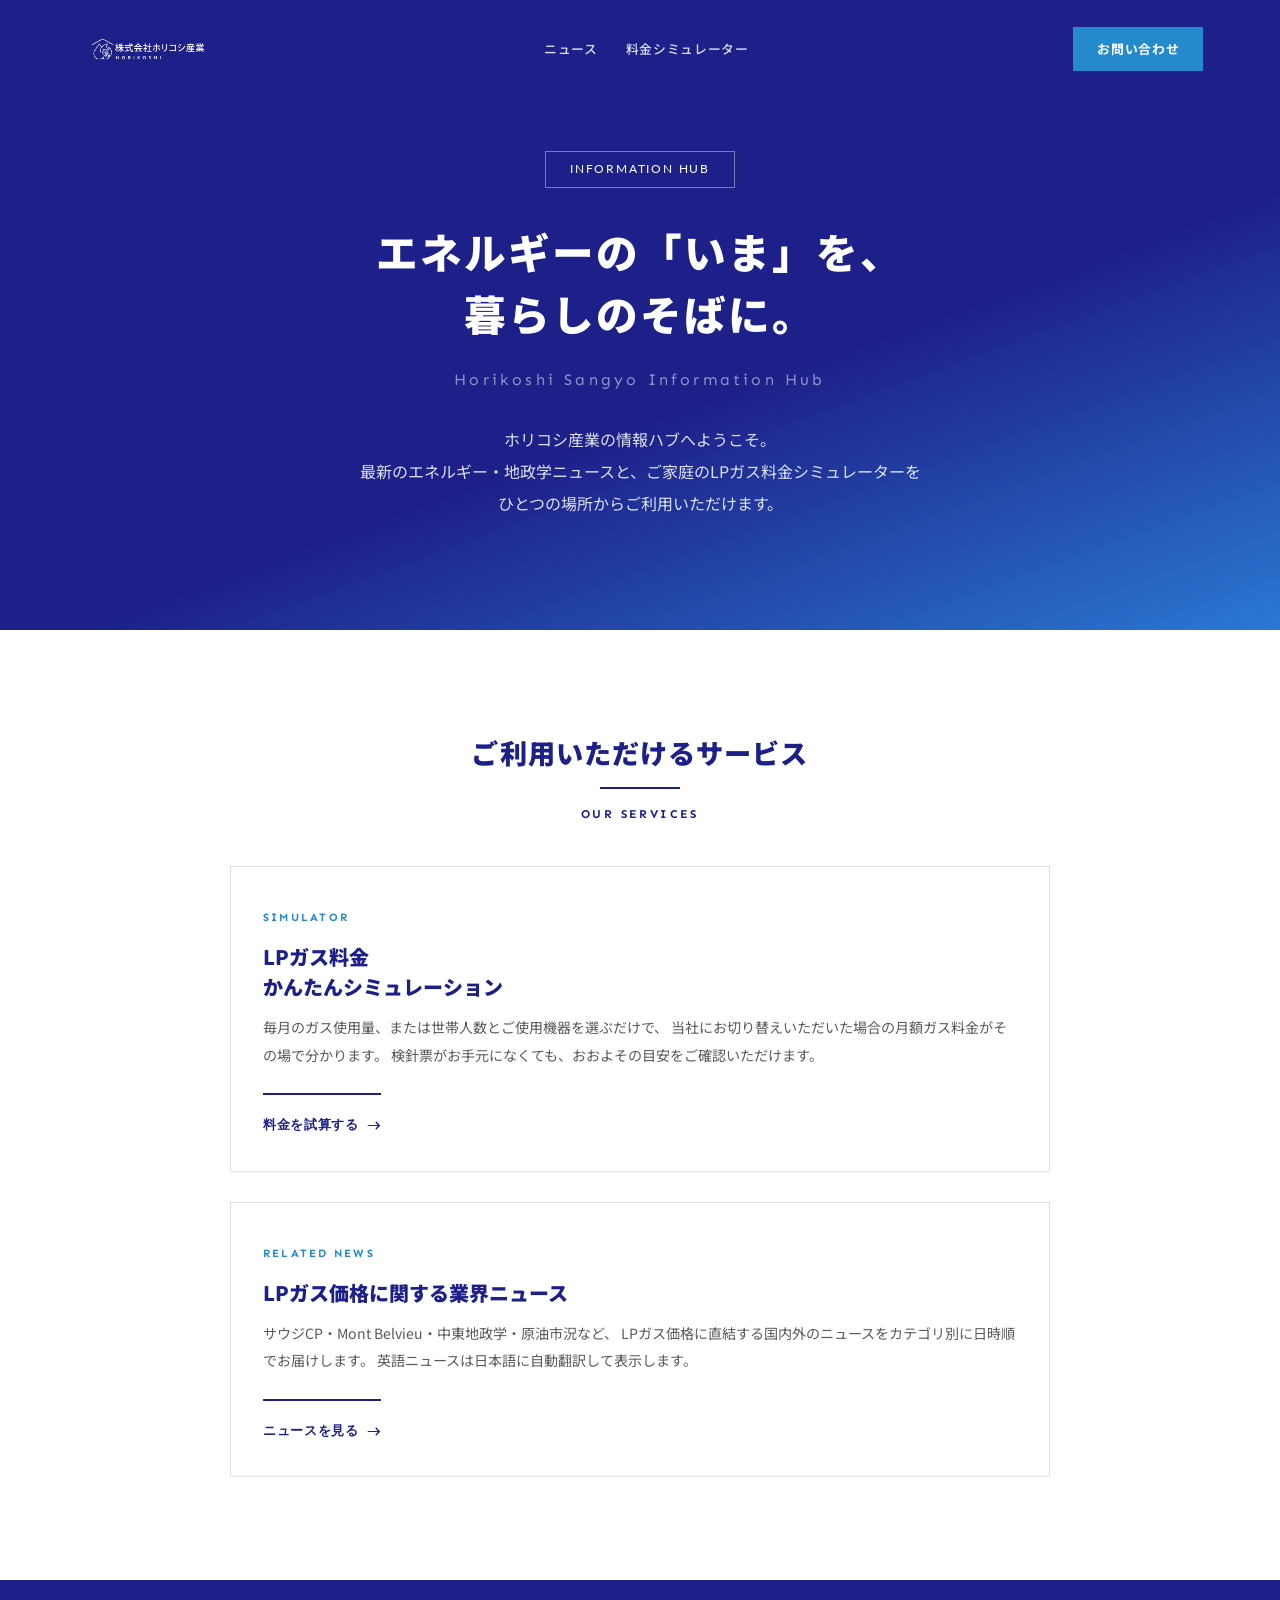
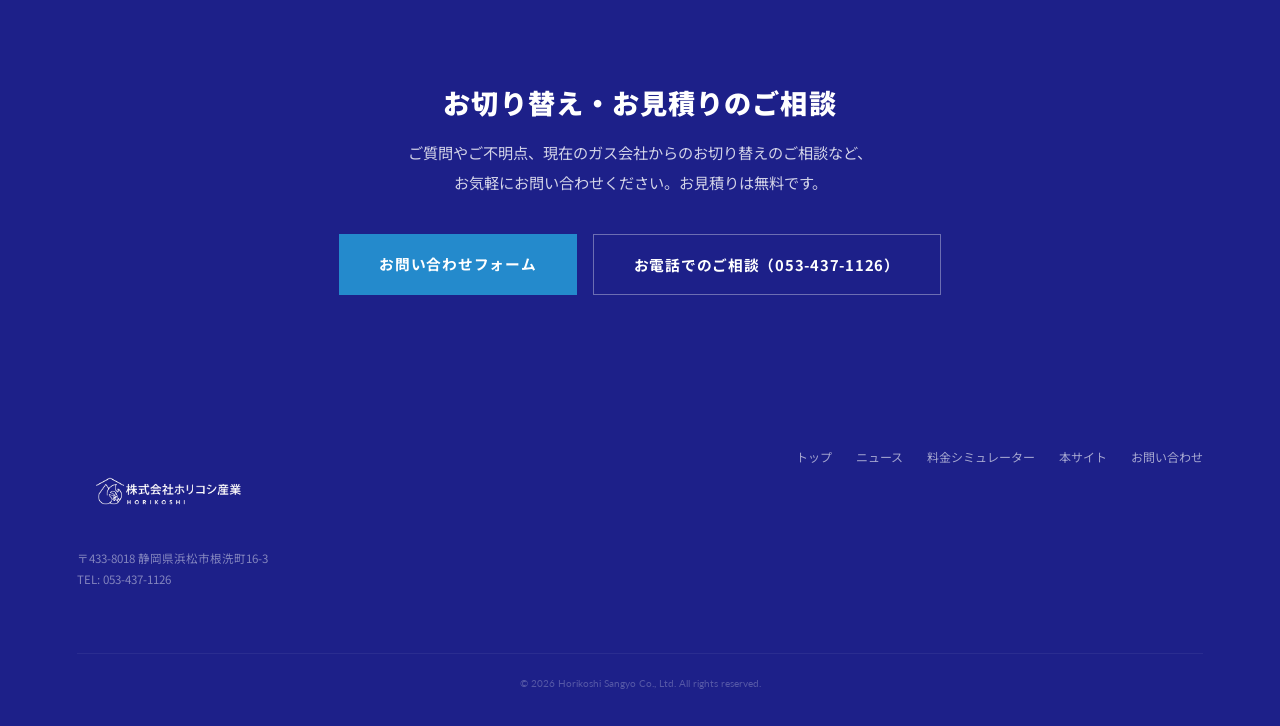
<file: index.html>
<!DOCTYPE html>
<html lang="ja">
<head>
  <meta charset="UTF-8">
  <meta name="viewport" content="width=device-width, initial-scale=1.0">
  <title>ホリコシ産業株式会社 | LPガス・エネルギー情報ハブ</title>
  <meta name="description" content="静岡県浜松市のLPガス販売・工事業 株式会社ホリコシ産業の情報ハブ。エネルギー・地政学ニュース、LPガス料金シミュレーターをご利用いただけます。">
  <link rel="icon" type="image/png" href="assets/images/favicon.png">

  <link rel="preconnect" href="https://fonts.googleapis.com">
  <link rel="preconnect" href="https://fonts.gstatic.com" crossorigin>
  <link href="https://fonts.googleapis.com/css2?family=Lato:ital,wght@0,300;0,400;0,700;0,900;1,300;1,400&family=Heebo:wght@400;500;700;900&family=Sen:wght@400;700;800&family=Noto+Sans+JP:wght@400;500;700;900&display=swap" rel="stylesheet">

  <link rel="stylesheet" href="assets/css/style.css">
</head>
<body>

  <!-- ===== Header ===== -->
  <header class="site-header">
    <div class="header-inner">
      <a href="index.html" class="logo">
        <img src="assets/images/logo2white-100.jpg" alt="株式会社ホリコシ産業" class="logo-img">
      </a>
      <nav class="header-nav" aria-label="メインナビゲーション">
        <a href="news/index.html">ニュース</a>
        <a href="simulator/index.html">料金シミュレーター</a>
      </nav>
      <a href="https://horikoshisangyo.com/contact/" class="header-cta">お問い合わせ</a>
    </div>
  </header>

  <!-- ===== Hero ===== -->
  <section class="hero">
    <div class="hero-content">
      <div class="hero-label">INFORMATION HUB</div>
      <h1 class="hero-title">エネルギーの「いま」を、<br>暮らしのそばに。</h1>
      <p class="hero-title-en">Horikoshi Sangyo Information Hub</p>
      <p class="hero-subtitle">
        ホリコシ産業の情報ハブへようこそ。<br class="br-pc">
        最新のエネルギー・地政学ニュースと、ご家庭のLPガス料金シミュレーターを<br class="br-pc">
        ひとつの場所からご利用いただけます。
      </p>
    </div>
  </section>

  <!-- ===== Service Cards ===== -->
  <main class="section" id="services">
    <div class="container">
      <header class="section-heading center">
        <h2 class="ja-title">ご利用いただけるサービス</h2>
        <div class="heading-line"></div>
        <p class="en-label">OUR SERVICES</p>
      </header>

      <div class="service-cards service-cards--stacked">
        <a href="simulator/index.html" class="service-card">
          <div class="service-card-tag">SIMULATOR</div>
          <h3>LPガス料金<br>かんたんシミュレーション</h3>
          <p>
            毎月のガス使用量、または世帯人数とご使用機器を選ぶだけで、
            当社にお切り替えいただいた場合の月額ガス料金がその場で分かります。
            検針票がお手元になくても、おおよその目安をご確認いただけます。
          </p>
          <span class="service-card-cta">料金を試算する</span>
        </a>

        <a href="news/index.html" class="service-card">
          <div class="service-card-tag">RELATED NEWS</div>
          <h3>LPガス価格に関する業界ニュース</h3>
          <p>
            サウジCP・Mont Belvieu・中東地政学・原油市況など、
            LPガス価格に直結する国内外のニュースをカテゴリ別に日時順でお届けします。
            英語ニュースは日本語に自動翻訳して表示します。
          </p>
          <span class="service-card-cta">ニュースを見る</span>
        </a>
      </div>
    </div>
  </main>

  <!-- ===== CTA ===== -->
  <section class="cta-section" id="cta">
    <div class="container">
      <h2 class="ja-title">お切り替え・お見積りのご相談</h2>
      <p class="cta-text">
        ご質問やご不明点、現在のガス会社からのお切り替えのご相談など、<br class="br-pc">
        お気軽にお問い合わせください。お見積りは無料です。
      </p>
      <div class="cta-buttons">
        <a href="https://horikoshisangyo.com/contact/" class="btn btn--accent">お問い合わせフォーム</a>
        <a href="tel:053-437-1126" class="btn btn--outline">お電話でのご相談（053-437-1126）</a>
      </div>
    </div>
  </section>

  <!-- ===== Footer ===== -->
  <footer class="site-footer">
    <div class="footer-inner">
      <div class="footer-brand">
        <img src="assets/images/logo2white-100.jpg" alt="株式会社ホリコシ産業" class="footer-logo-img">
        <p class="footer-address">
          〒433-8018 静岡県浜松市根洗町16-3<br>
          TEL: 053-437-1126
        </p>
      </div>
      <nav class="footer-nav" aria-label="フッターナビゲーション">
        <a href="index.html">トップ</a>
        <a href="news/index.html">ニュース</a>
        <a href="simulator/index.html">料金シミュレーター</a>
        <a href="https://horikoshisangyo.com/">本サイト</a>
        <a href="https://horikoshisangyo.com/contact/">お問い合わせ</a>
      </nav>
      <p class="footer-copy">&copy; 2026 Horikoshi Sangyo Co., Ltd. All rights reserved.</p>
    </div>
  </footer>

</body>
</html>
</file>
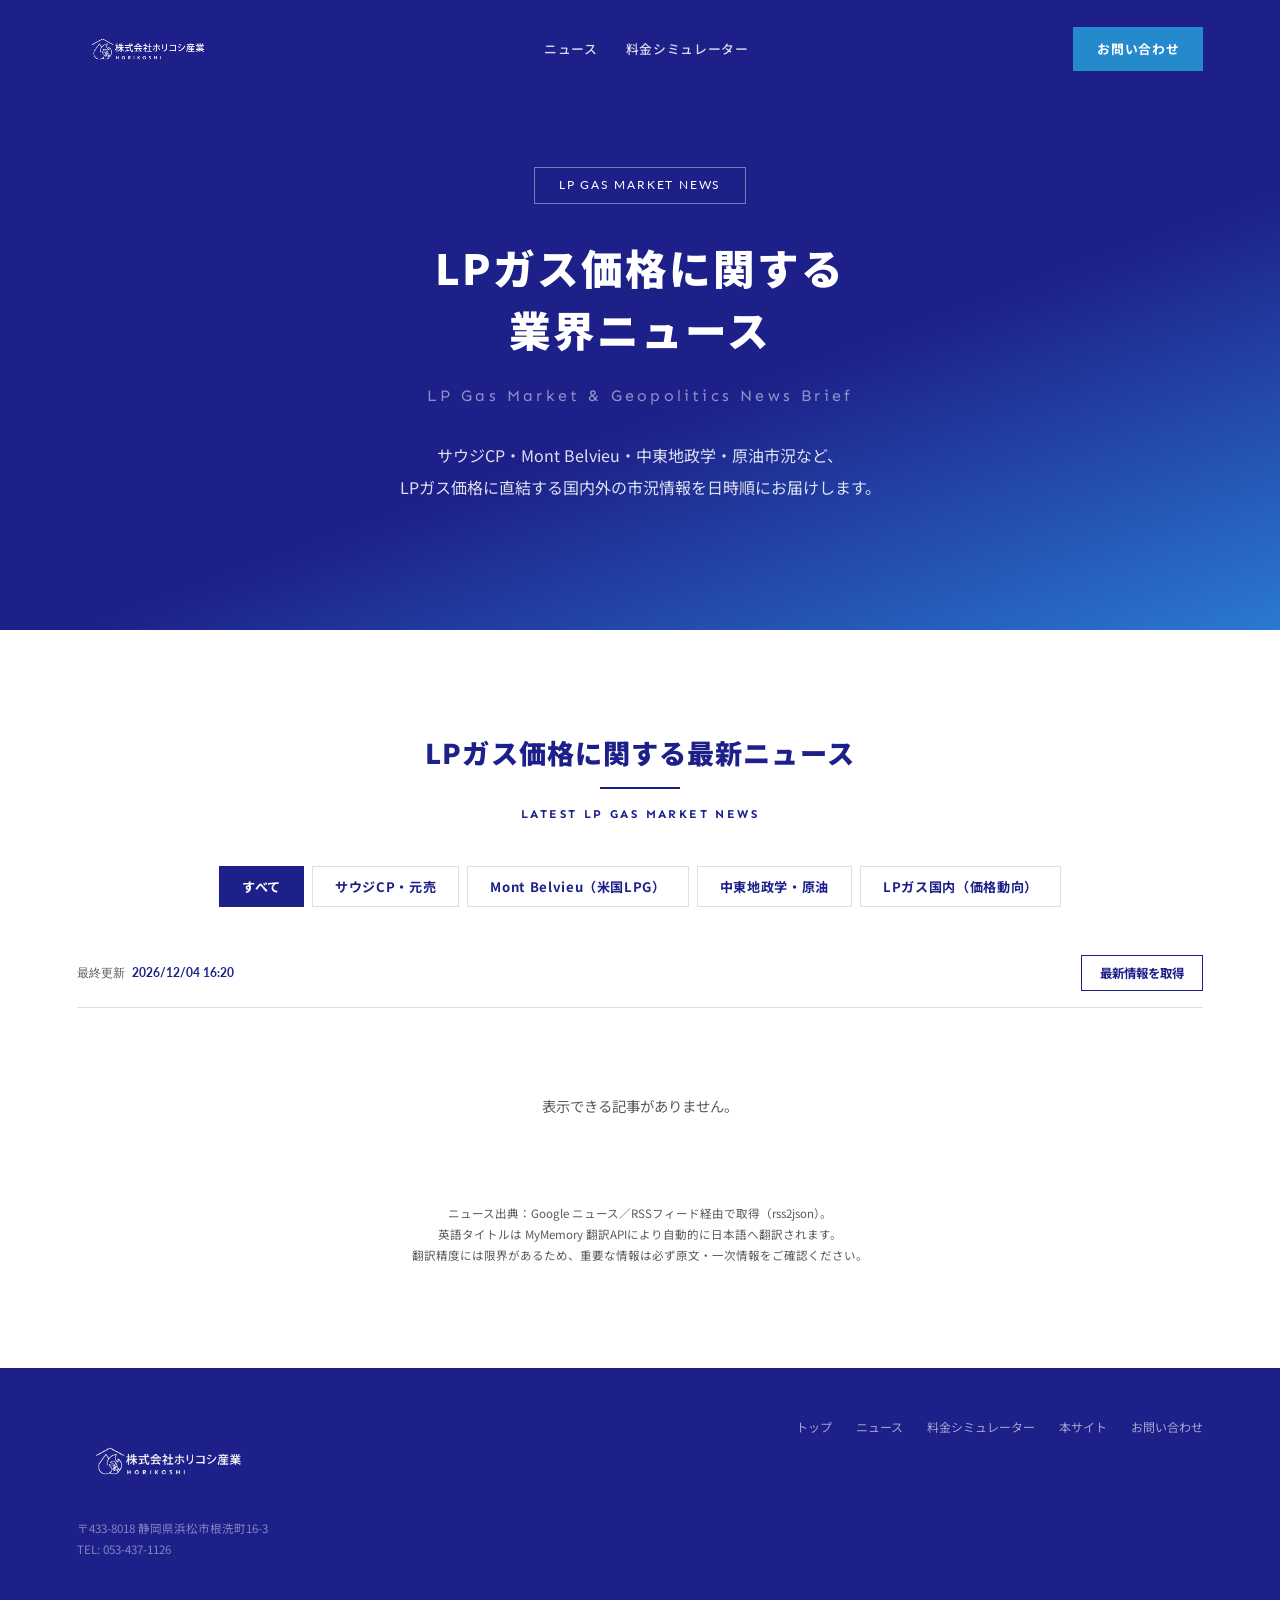
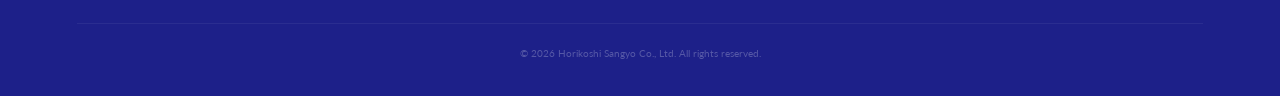
<file: news/index.html>
<!DOCTYPE html>
<html lang="ja">
<head>
  <meta charset="UTF-8">
  <meta name="viewport" content="width=device-width, initial-scale=1.0">
  <title>エネルギー・地政学ニュース | ホリコシ産業株式会社</title>
  <meta name="description" content="LPガス・都市ガス・電力料金に影響を与えるエネルギー・地政学ニュースを日本語で日時順にお届けします。">
  <link rel="icon" type="image/png" href="../assets/images/favicon.png">

  <link rel="preconnect" href="https://fonts.googleapis.com">
  <link rel="preconnect" href="https://fonts.gstatic.com" crossorigin>
  <link href="https://fonts.googleapis.com/css2?family=Lato:ital,wght@0,300;0,400;0,700;0,900;1,300;1,400&family=Heebo:wght@400;500;700;900&family=Sen:wght@400;700;800&family=Noto+Sans+JP:wght@400;500;700;900&display=swap" rel="stylesheet">

  <link rel="stylesheet" href="../assets/css/style.css">
</head>
<body>

  <!-- ===== Header ===== -->
  <header class="site-header">
    <div class="header-inner">
      <a href="../index.html" class="logo">
        <img src="../assets/images/logo2white-100.jpg" alt="株式会社ホリコシ産業" class="logo-img">
      </a>
      <nav class="header-nav" aria-label="メインナビゲーション">
        <a href="../news/index.html" aria-current="page">ニュース</a>
        <a href="../simulator/index.html">料金シミュレーター</a>
      </nav>
      <a href="https://horikoshisangyo.com/contact/" class="header-cta">お問い合わせ</a>
    </div>
  </header>

  <!-- ===== Hero ===== -->
  <section class="hero">
    <div class="hero-content">
      <div class="hero-label">LP GAS MARKET NEWS</div>
      <h1 class="hero-title">LPガス価格に関する<br>業界ニュース</h1>
      <p class="hero-title-en">LP Gas Market &amp; Geopolitics News Brief</p>
      <p class="hero-subtitle">
        サウジCP・Mont Belvieu・中東地政学・原油市況など、<br class="br-pc">
        LPガス価格に直結する国内外の市況情報を日時順にお届けします。
      </p>
    </div>
  </section>

  <!-- ===== News Section ===== -->
  <main class="section" id="news">
    <div class="container">

      <header class="section-heading center">
        <h2 class="ja-title">LPガス価格に関する最新ニュース</h2>
        <div class="heading-line"></div>
        <p class="en-label">LATEST LP GAS MARKET NEWS</p>
      </header>

      <!-- カテゴリタブ -->
      <nav class="category-tabs" id="categoryTabs" aria-label="カテゴリ"></nav>

      <!-- ツールバー -->
      <div class="news-toolbar">
        <div class="last-updated" id="lastUpdated">最終更新 <strong>—</strong></div>
        <button type="button" class="refresh-btn" id="refreshBtn" aria-label="ニュースを再取得">最新情報を取得</button>
      </div>

      <!-- 状態表示 -->
      <div class="status-msg" id="newsStatus" role="status" aria-live="polite">
        <div class="spinner"></div>
        <div>ニュースを取得中...</div>
      </div>

      <!-- ニュース一覧 -->
      <ol class="news-list" id="newsList"></ol>

      <p class="source-note">
        ニュース出典：Google ニュース／RSSフィード経由で取得（rss2json）。<br class="br-pc">
        英語タイトルは MyMemory 翻訳APIにより自動的に日本語へ翻訳されます。<br class="br-pc">
        翻訳精度には限界があるため、重要な情報は必ず原文・一次情報をご確認ください。
      </p>
    </div>
  </main>

  <!-- ===== Footer ===== -->
  <footer class="site-footer">
    <div class="footer-inner">
      <div class="footer-brand">
        <img src="../assets/images/logo2white-100.jpg" alt="株式会社ホリコシ産業" class="footer-logo-img">
        <p class="footer-address">
          〒433-8018 静岡県浜松市根洗町16-3<br>
          TEL: 053-437-1126
        </p>
      </div>
      <nav class="footer-nav" aria-label="フッターナビゲーション">
        <a href="../index.html">トップ</a>
        <a href="../news/index.html">ニュース</a>
        <a href="../simulator/index.html">料金シミュレーター</a>
        <a href="https://horikoshisangyo.com/">本サイト</a>
        <a href="https://horikoshisangyo.com/contact/">お問い合わせ</a>
      </nav>
      <p class="footer-copy">&copy; 2026 Horikoshi Sangyo Co., Ltd. All rights reserved.</p>
    </div>
  </footer>

  <script src="../assets/js/news.js"></script>
</body>
</html>
</file>
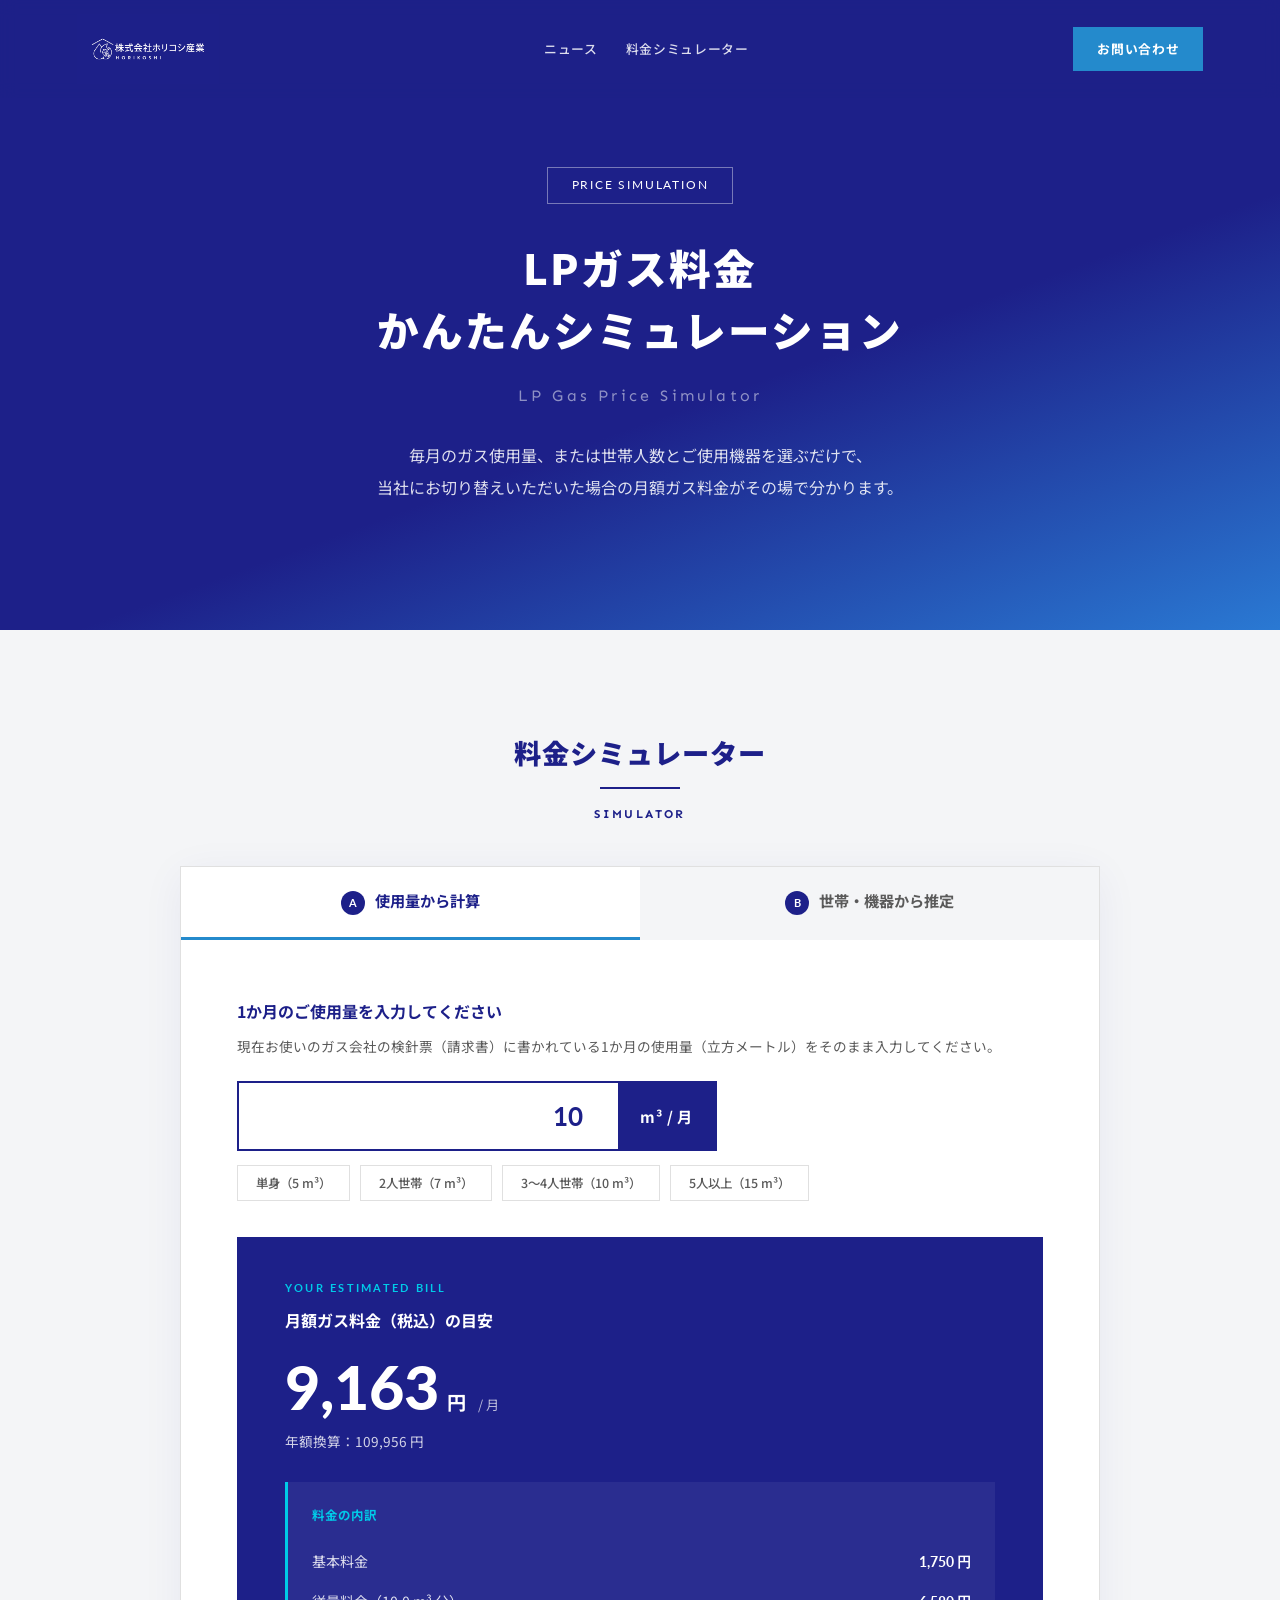
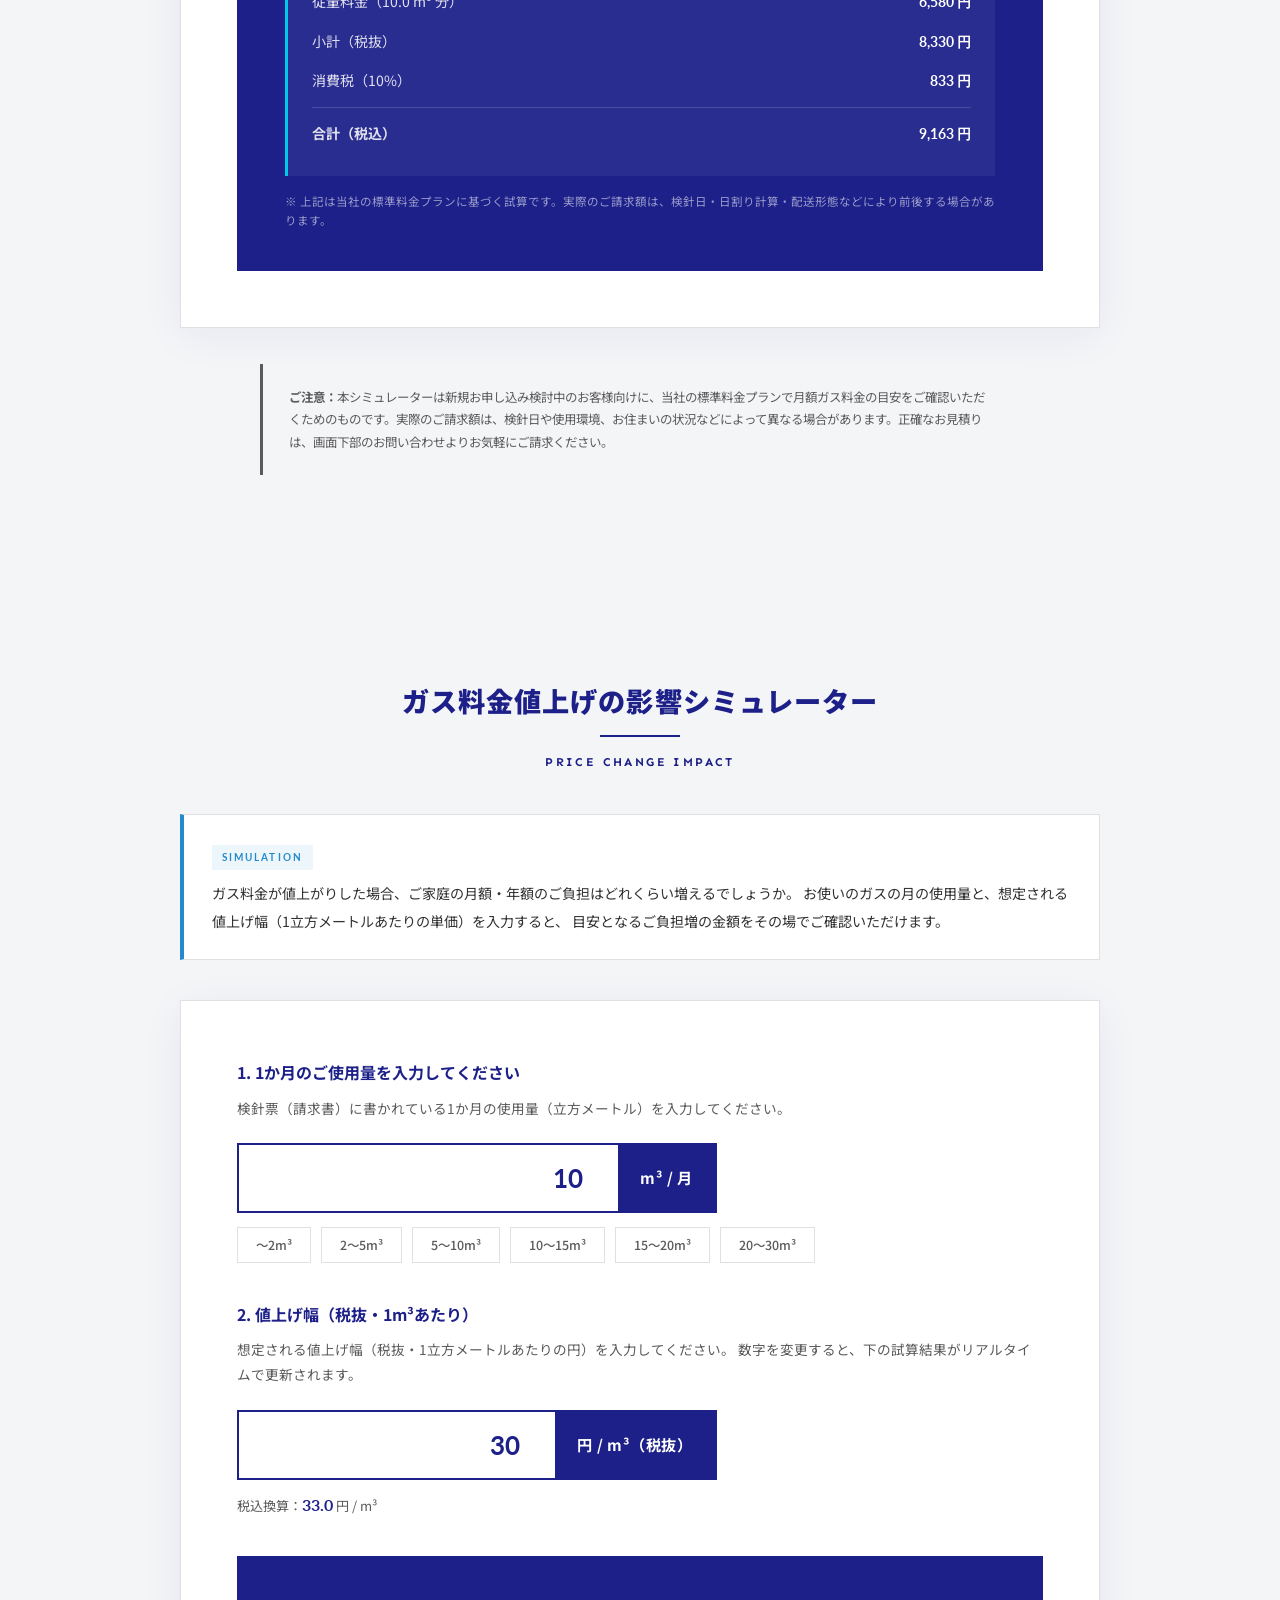
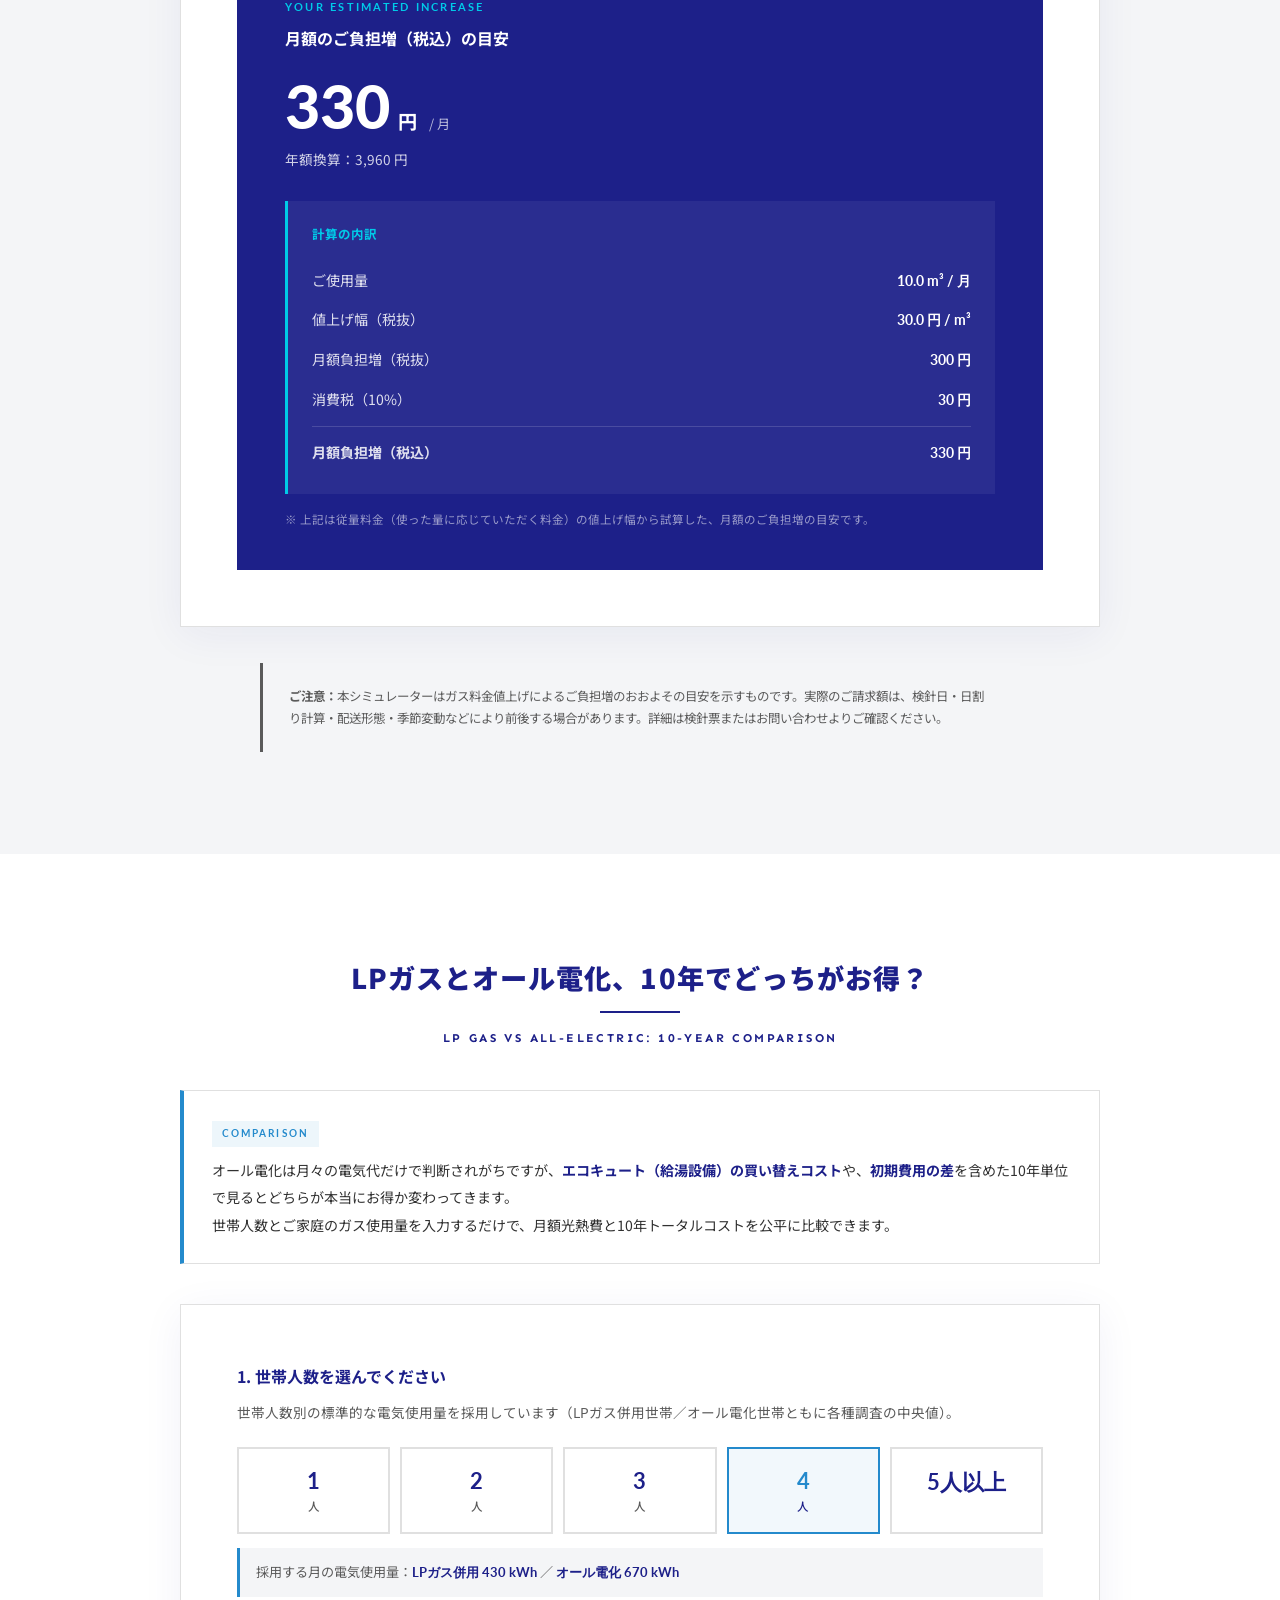
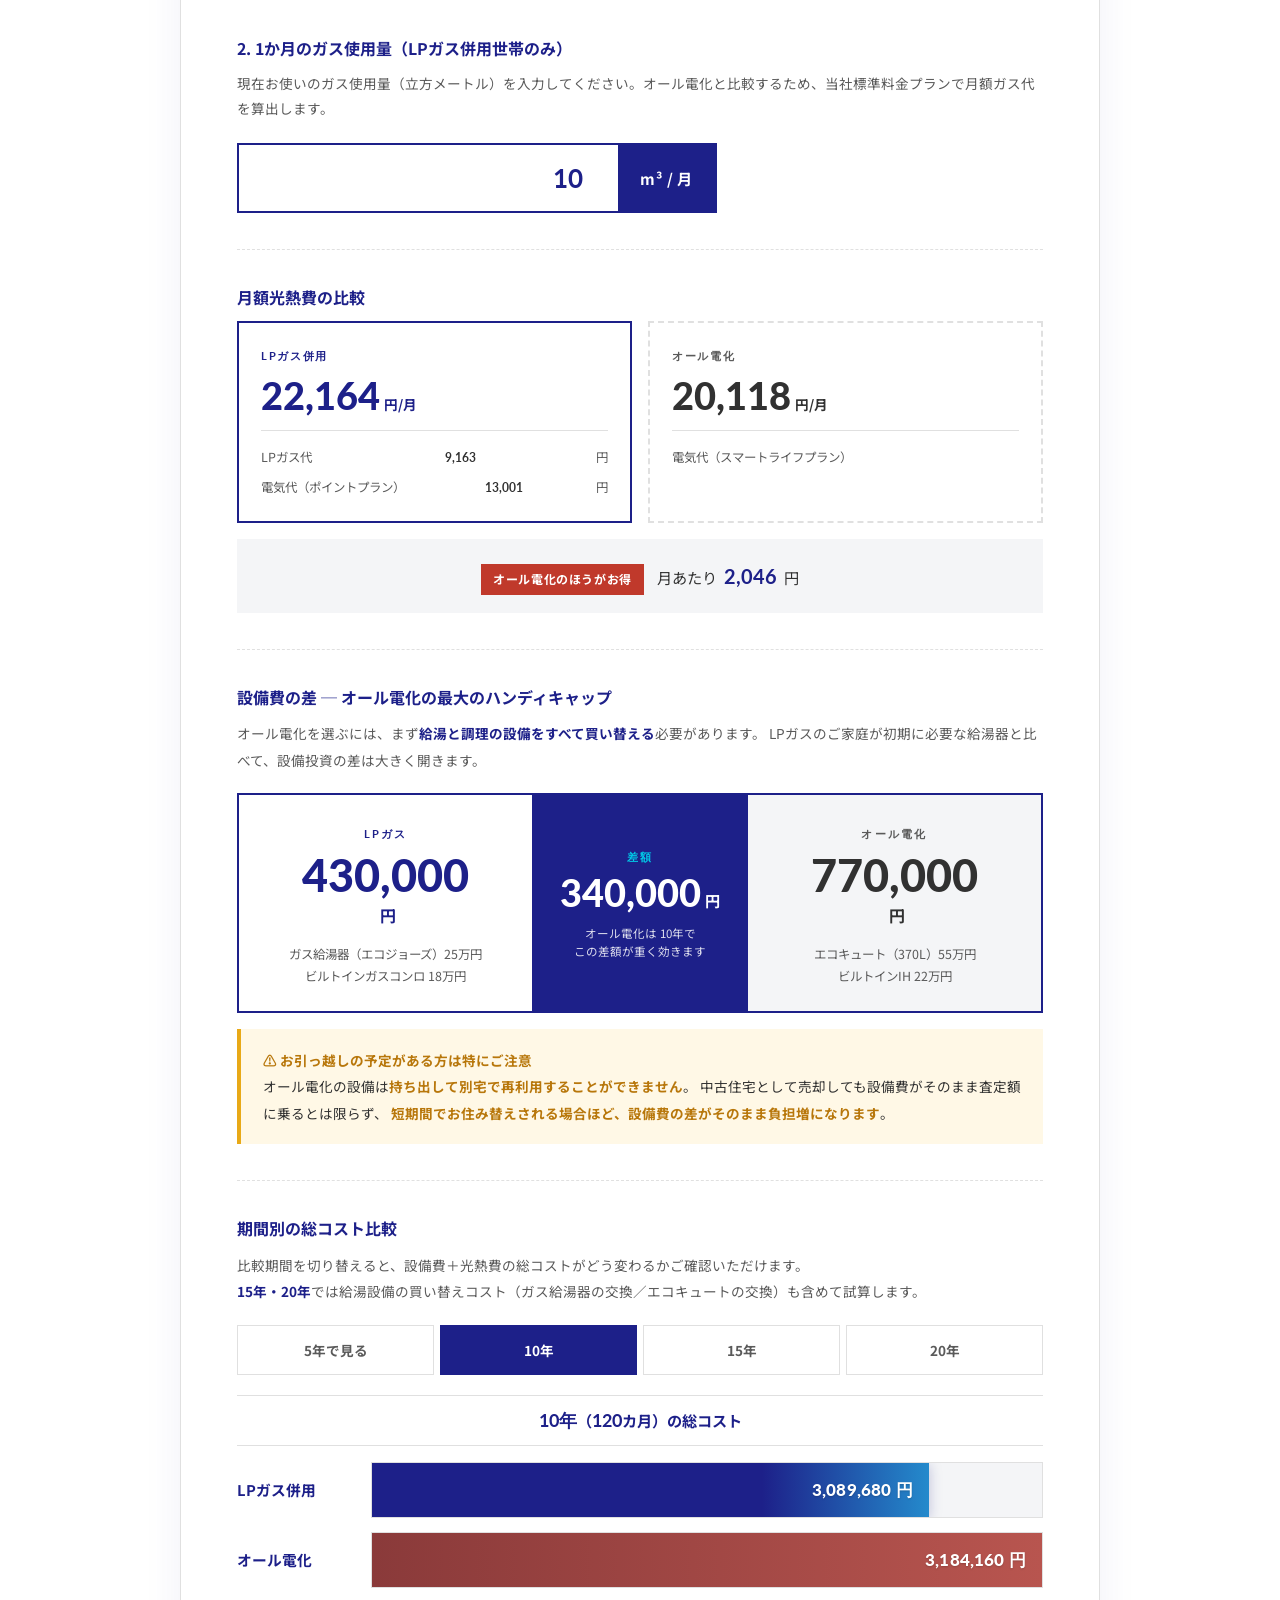
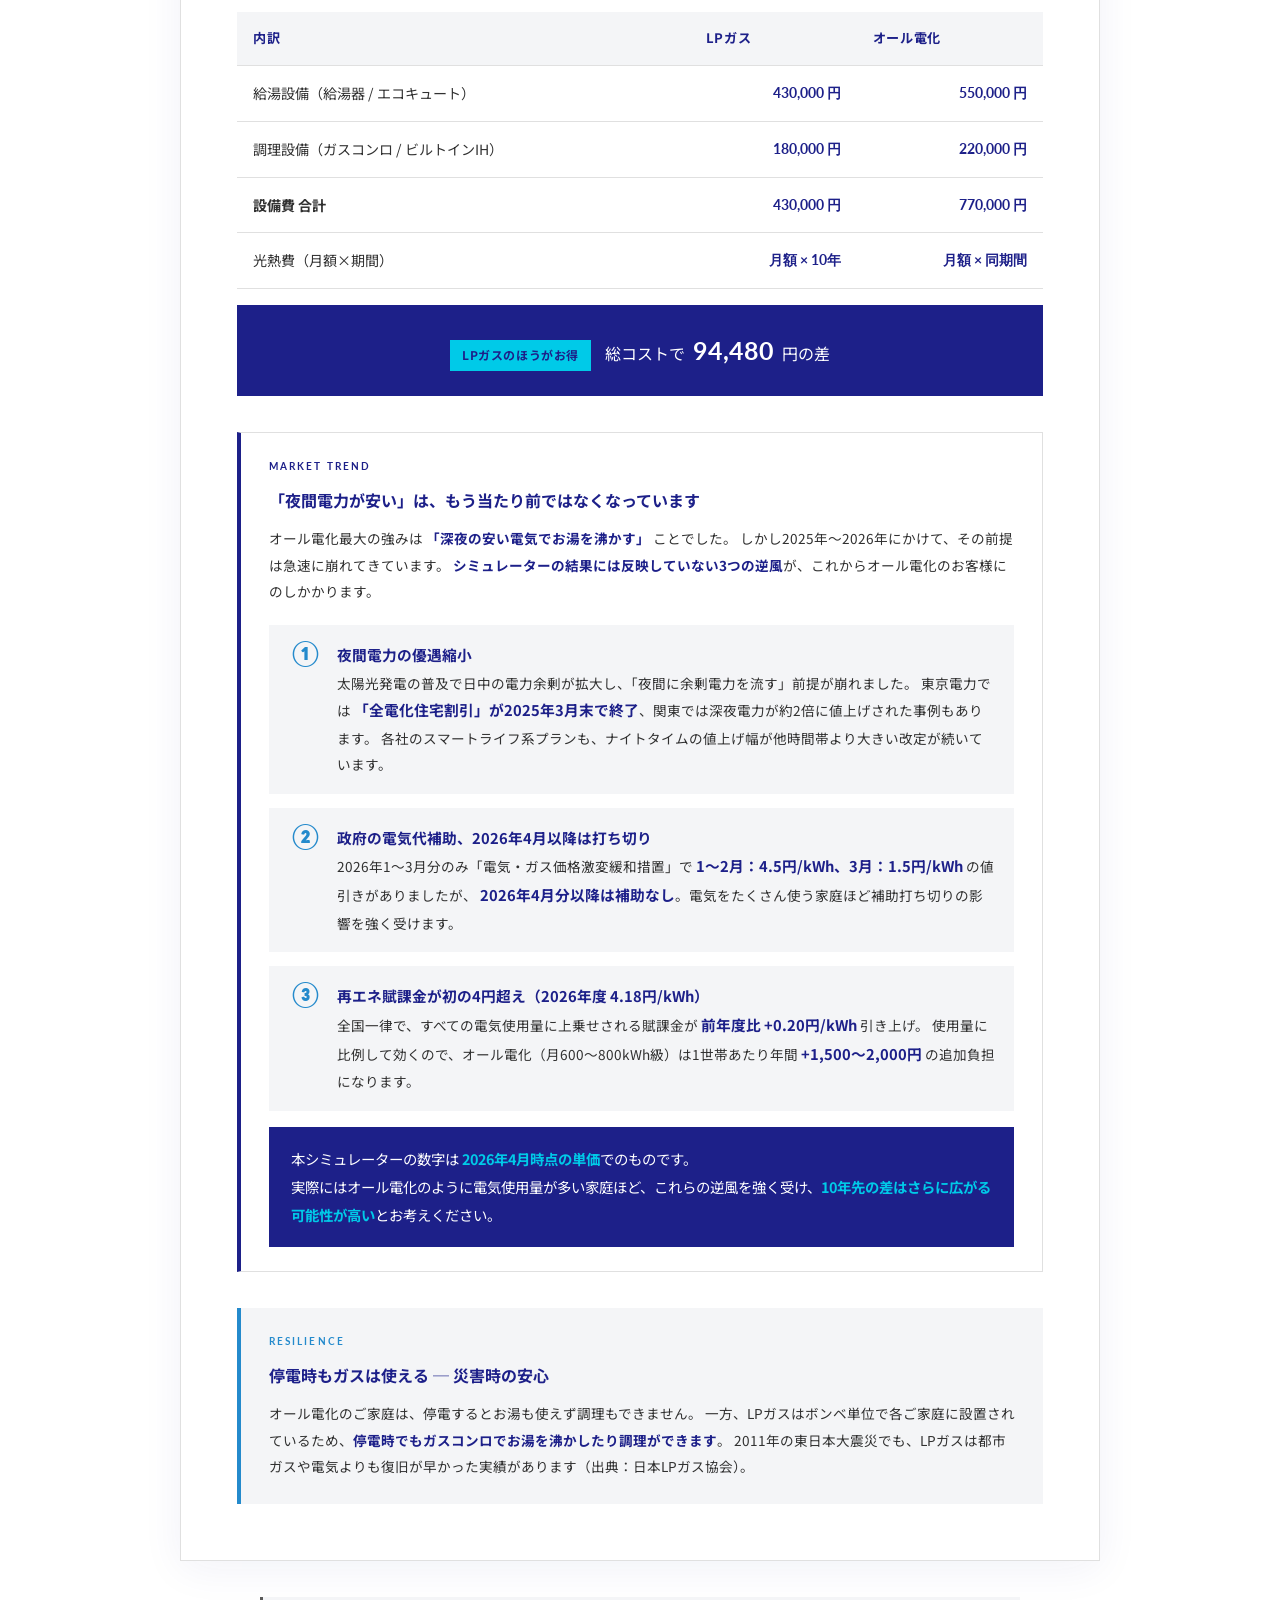
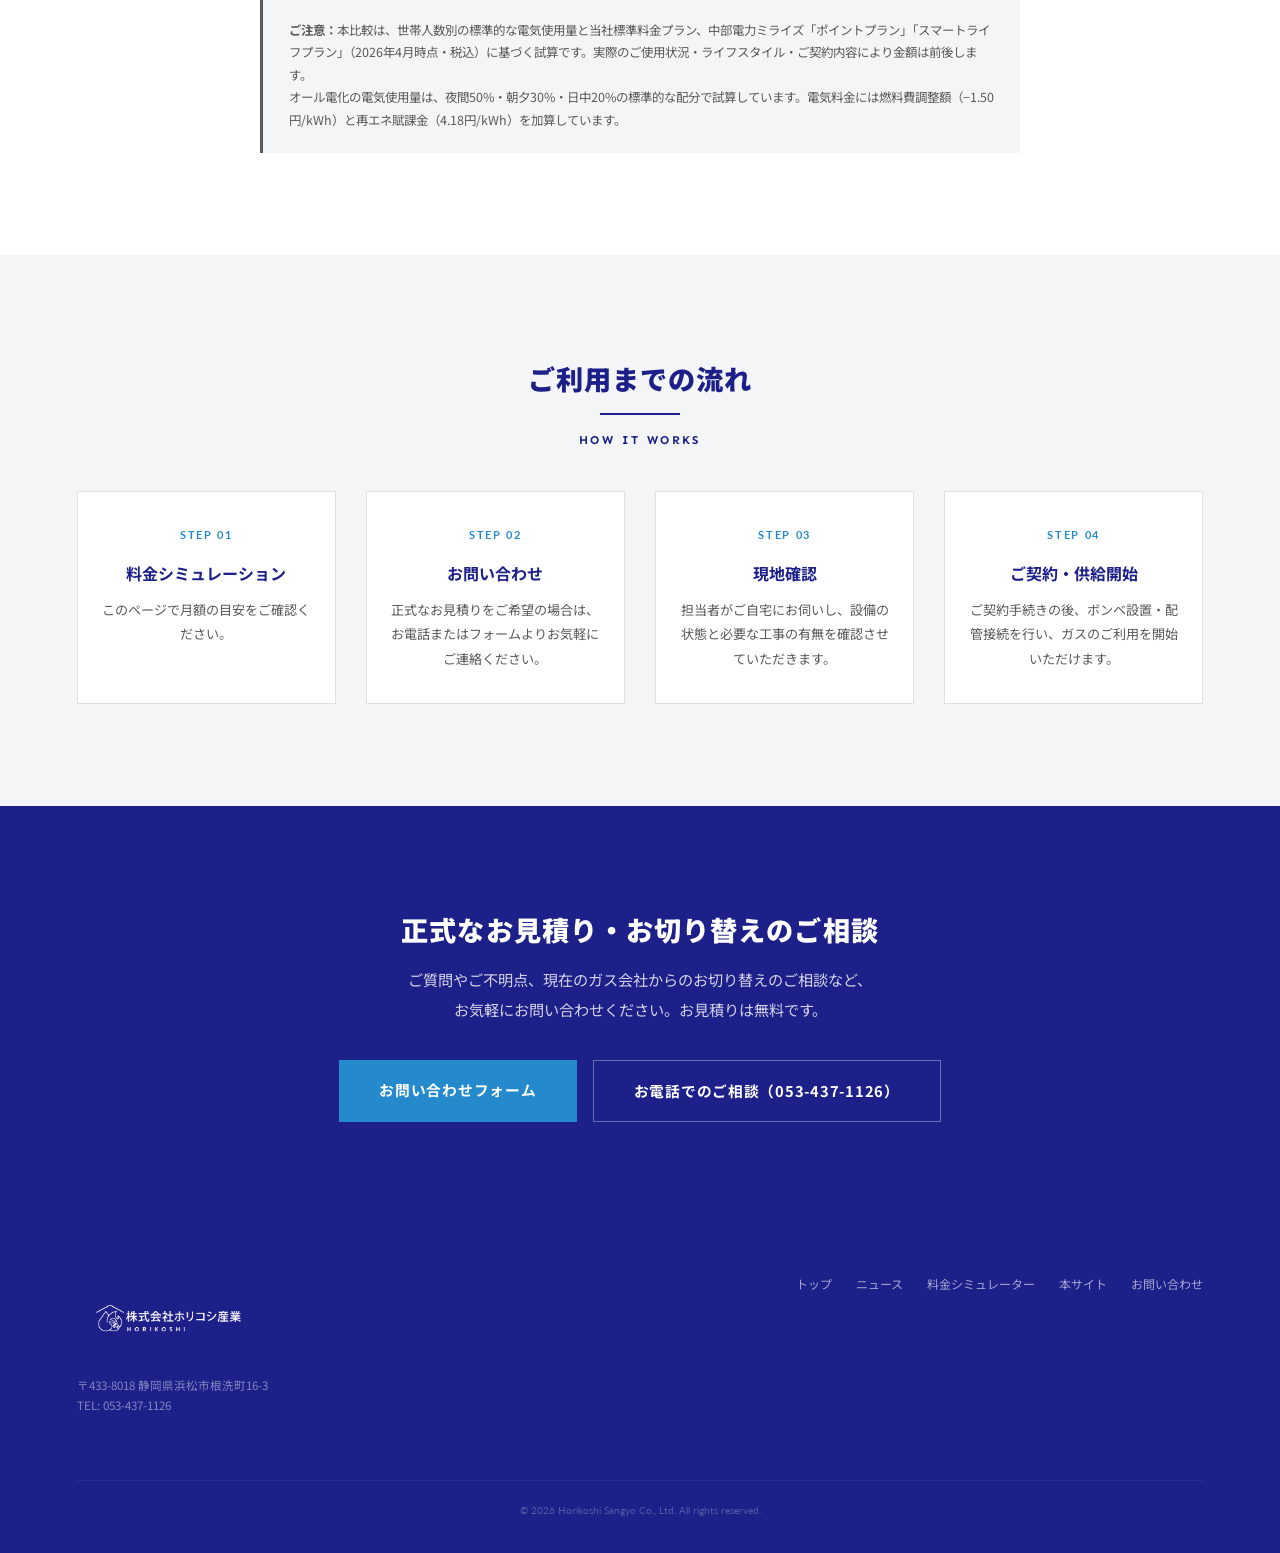
<file: simulator/index.html>
<!DOCTYPE html>
<html lang="ja">
<head>
  <meta charset="UTF-8">
  <meta name="viewport" content="width=device-width, initial-scale=1.0">
  <title>LPガス料金シミュレーション | ホリコシ産業株式会社</title>
  <meta name="description" content="毎月のガス使用量、または世帯人数とご使用機器を選ぶだけで、当社にお切り替えいただいた場合の月額ガス料金がその場で分かります。">
  <link rel="icon" type="image/png" href="../assets/images/favicon.png">

  <link rel="preconnect" href="https://fonts.googleapis.com">
  <link rel="preconnect" href="https://fonts.gstatic.com" crossorigin>
  <link href="https://fonts.googleapis.com/css2?family=Lato:ital,wght@0,300;0,400;0,700;0,900;1,300;1,400&family=Heebo:wght@400;500;700;900&family=Sen:wght@400;700;800&family=Noto+Sans+JP:wght@400;500;700;900&display=swap" rel="stylesheet">

  <link rel="stylesheet" href="../assets/css/style.css">
</head>
<body>

  <!-- ===== Header ===== -->
  <header class="site-header">
    <div class="header-inner">
      <a href="../index.html" class="logo">
        <img src="../assets/images/logo2white-100.jpg" alt="株式会社ホリコシ産業" class="logo-img">
      </a>
      <nav class="header-nav" aria-label="メインナビゲーション">
        <a href="../news/index.html">ニュース</a>
        <a href="../simulator/index.html" aria-current="page">料金シミュレーター</a>
      </nav>
      <a href="https://horikoshisangyo.com/contact/" class="header-cta">お問い合わせ</a>
    </div>
  </header>

  <!-- ===== Hero ===== -->
  <section class="hero">
    <div class="hero-content">
      <div class="hero-label">PRICE SIMULATION</div>
      <h1 class="hero-title">LPガス料金<br>かんたんシミュレーション</h1>
      <p class="hero-title-en">LP Gas Price Simulator</p>
      <p class="hero-subtitle">
        毎月のガス使用量、または世帯人数とご使用機器を選ぶだけで、<br class="br-pc">
        当社にお切り替えいただいた場合の月額ガス料金がその場で分かります。
      </p>
    </div>
  </section>

  <!-- ===== Simulator ===== -->
  <section class="section section--gray" id="simulator">
    <div class="container">
      <header class="section-heading center">
        <h2 class="ja-title">料金シミュレーター</h2>
        <div class="heading-line"></div>
        <p class="en-label">SIMULATOR</p>
      </header>

      <div class="sim-wrap">
        <div class="sim-tabs" role="tablist">
          <button class="sim-tab active" data-tab="direct" type="button" role="tab" aria-selected="true">
            <span class="sim-tab-num">A</span>使用量から計算
          </button>
          <button class="sim-tab" data-tab="estimate" type="button" role="tab" aria-selected="false">
            <span class="sim-tab-num">B</span>世帯・機器から推定
          </button>
        </div>

        <!-- Panel A: 使用量から計算 -->
        <div class="sim-panel active" id="panel-direct" role="tabpanel">
          <div class="sim-section">
            <h3 class="sim-section-title">1か月のご使用量を入力してください</h3>
            <p class="sim-section-desc">
              現在お使いのガス会社の検針票（請求書）に書かれている1か月の使用量（立方メートル）をそのまま入力してください。
            </p>
            <div class="direct-input-row">
              <input type="number" id="usage-input" min="0" max="200" step="0.1" value="10" inputmode="decimal" aria-label="ご使用量">
              <span class="unit">m³ / 月</span>
            </div>
            <div class="quick-buttons">
              <button class="quick-btn" data-usage="5" type="button">単身（5 m³）</button>
              <button class="quick-btn" data-usage="7" type="button">2人世帯（7 m³）</button>
              <button class="quick-btn" data-usage="10" type="button">3〜4人世帯（10 m³）</button>
              <button class="quick-btn" data-usage="15" type="button">5人以上（15 m³）</button>
            </div>
          </div>

          <div class="result-box" id="result-direct">
            <div class="result-label">YOUR ESTIMATED BILL</div>
            <div class="result-heading">月額ガス料金（税込）の目安</div>
            <div class="result-main">
              <span class="result-amount" id="amount-direct">8,250</span>
              <span class="result-currency">円</span>
              <span class="result-period">/ 月</span>
            </div>
            <p class="result-sub">年額換算：<span id="year-direct">99,000</span> 円</p>

            <div class="result-detail">
              <div class="result-detail-title">料金の内訳</div>
              <div class="result-detail-row">
                <span class="label">基本料金</span>
                <span class="value"><span id="base-direct">1,750</span> 円</span>
              </div>
              <div class="result-detail-row">
                <span class="label">従量料金（<span id="usage-disp-direct">10.0</span> m³ 分）</span>
                <span class="value"><span id="unit-direct">5,750</span> 円</span>
              </div>
              <div class="result-detail-row">
                <span class="label">小計（税抜）</span>
                <span class="value"><span id="sub-direct">7,500</span> 円</span>
              </div>
              <div class="result-detail-row">
                <span class="label">消費税（10%）</span>
                <span class="value"><span id="tax-direct">750</span> 円</span>
              </div>
              <div class="result-detail-row total">
                <span class="label">合計（税込）</span>
                <span class="value"><span id="total-direct">8,250</span> 円</span>
              </div>
            </div>

            <p class="result-note">
              ※ 上記は当社の標準料金プランに基づく試算です。実際のご請求額は、検針日・日割り計算・配送形態などにより前後する場合があります。
            </p>
          </div>
        </div>

        <!-- Panel B: 世帯・機器から推定 -->
        <div class="sim-panel" id="panel-estimate" role="tabpanel">
          <div class="sim-section">
            <h3 class="sim-section-title">1. 世帯人数を選んでください</h3>
            <p class="sim-section-desc">
              一般財団法人エネルギー経済研究所「石油情報センター」のプロパンガス消費実態調査を参考にした、世帯人数別の通年平均使用量を採用しています。
            </p>
            <div class="people-grid" id="people-grid">
              <button class="people-btn" data-people="1" type="button"><span class="num">1</span><span class="lbl">人</span></button>
              <button class="people-btn active" data-people="2" type="button"><span class="num">2</span><span class="lbl">人</span></button>
              <button class="people-btn" data-people="3" type="button"><span class="num">3</span><span class="lbl">人</span></button>
              <button class="people-btn" data-people="4" type="button"><span class="num">4</span><span class="lbl">人</span></button>
              <button class="people-btn" data-people="5" type="button"><span class="num">5人以上</span><span class="lbl"></span></button>
            </div>
          </div>

          <div class="sim-section">
            <h3 class="sim-section-title">2. ご使用のガス機器（あてはまるものをチェック）</h3>
            <p class="sim-section-desc">
              ガスコンロ・標準的な給湯器（お風呂・台所）は世帯人数の基準値に含まれています。<br class="br-pc">
              下記は標準以外の機器です。お持ちのものだけお選びください。
            </p>
            <div class="eq-grid" id="eq-grid">
              <label class="eq-item">
                <input type="checkbox" data-eq="floor" data-add="5">
                <div>
                  <div class="eq-item-title">ガス床暖房</div>
                  <div class="eq-item-note">リビング等に設置（年平均 +5 m³／月）</div>
                </div>
              </label>
              <label class="eq-item">
                <input type="checkbox" data-eq="bathDryer" data-add="6">
                <div>
                  <div class="eq-item-title">ガス浴室暖房乾燥機</div>
                  <div class="eq-item-note">浴室の暖房・乾燥に使用（+6 m³／月）</div>
                </div>
              </label>
              <label class="eq-item">
                <input type="checkbox" data-eq="clothesDryer" data-add="6">
                <div>
                  <div class="eq-item-title">ガス衣類乾燥機（乾太くん等）</div>
                  <div class="eq-item-note">毎日1回使用想定（+6 m³／月）</div>
                </div>
              </label>
              <label class="eq-item">
                <input type="checkbox" data-eq="fanHeater" data-add="3">
                <div>
                  <div class="eq-item-title">ガスファンヒーター</div>
                  <div class="eq-item-note">冬期のみ使用（年平均 +3 m³／月）</div>
                </div>
              </label>
            </div>
          </div>

          <div class="result-box" id="result-estimate">
            <div class="result-label">YOUR ESTIMATED BILL</div>
            <div class="result-heading">月額ガス料金（税込）の目安</div>
            <div class="result-main">
              <span class="result-amount" id="amount-est">5,973</span>
              <span class="result-currency">円</span>
              <span class="result-period">/ 月</span>
            </div>
            <p class="result-sub">
              推定使用量：<strong id="est-usage">7.0</strong> m³／月　・　年額換算：<span id="year-est">71,676</span> 円
            </p>

            <div class="result-detail">
              <div class="result-detail-title">料金の内訳</div>
              <div class="result-detail-row">
                <span class="label">基本料金</span>
                <span class="value"><span id="base-est">1,750</span> 円</span>
              </div>
              <div class="result-detail-row">
                <span class="label">従量料金（<span id="usage-disp-est">7.0</span> m³ 分）</span>
                <span class="value"><span id="unit-est">3,680</span> 円</span>
              </div>
              <div class="result-detail-row">
                <span class="label">小計（税抜）</span>
                <span class="value"><span id="sub-est">5,430</span> 円</span>
              </div>
              <div class="result-detail-row">
                <span class="label">消費税（10%）</span>
                <span class="value"><span id="tax-est">543</span> 円</span>
              </div>
              <div class="result-detail-row total">
                <span class="label">合計（税込）</span>
                <span class="value"><span id="total-est">5,973</span> 円</span>
              </div>
            </div>

            <p class="result-note">
              ※ 表示金額は通年平均の目安です。冬期はおおむね 1.3 倍、夏期はおおむね 0.8 倍となる傾向があります。
            </p>
          </div>
        </div>
      </div>

      <div class="disclaimer">
        <p>
          <strong>ご注意：</strong>本シミュレーターは新規お申し込み検討中のお客様向けに、当社の標準料金プランで月額ガス料金の目安をご確認いただくためのものです。実際のご請求額は、検針日や使用環境、お住まいの状況などによって異なる場合があります。正確なお見積りは、画面下部のお問い合わせよりお気軽にご請求ください。
        </p>
      </div>
    </div>
  </section>

  <!-- ===== 値上げ影響シミュレーター ===== -->
  <section class="section section--gray" id="price-increase">
    <div class="container">
      <header class="section-heading center">
        <h2 class="ja-title">ガス料金値上げの影響シミュレーター</h2>
        <div class="heading-line"></div>
        <p class="en-label">PRICE CHANGE IMPACT</p>
      </header>

      <div class="info-banner">
        <div class="info-banner-tag">SIMULATION</div>
        <p>
          ガス料金が値上がりした場合、ご家庭の月額・年額のご負担はどれくらい増えるでしょうか。
          お使いのガスの月の使用量と、想定される値上げ幅（1立方メートルあたりの単価）を入力すると、
          目安となるご負担増の金額をその場でご確認いただけます。
        </p>
      </div>

      <div class="sim-wrap">
        <div class="sim-panel active">
          <div class="sim-section">
            <h3 class="sim-section-title">1. 1か月のご使用量を入力してください</h3>
            <p class="sim-section-desc">
              検針票（請求書）に書かれている1か月の使用量（立方メートル）を入力してください。
            </p>
            <div class="direct-input-row">
              <input type="number" id="inc-usage-input" min="0" max="500" step="0.1" value="10" inputmode="decimal" aria-label="ご使用量">
              <span class="unit">m³ / 月</span>
            </div>
            <div class="quick-buttons">
              <button class="quick-btn" data-inc-usage="2" type="button">〜2m³</button>
              <button class="quick-btn" data-inc-usage="5" type="button">2〜5m³</button>
              <button class="quick-btn" data-inc-usage="10" type="button">5〜10m³</button>
              <button class="quick-btn" data-inc-usage="15" type="button">10〜15m³</button>
              <button class="quick-btn" data-inc-usage="20" type="button">15〜20m³</button>
              <button class="quick-btn" data-inc-usage="30" type="button">20〜30m³</button>
            </div>
          </div>

          <div class="sim-section">
            <h3 class="sim-section-title">2. 値上げ幅（税抜・1m³あたり）</h3>
            <p class="sim-section-desc">
              想定される値上げ幅（税抜・1立方メートルあたりの円）を入力してください。
              数字を変更すると、下の試算結果がリアルタイムで更新されます。
            </p>
            <div class="direct-input-row">
              <input type="number" id="inc-rate-input" min="0" max="500" step="0.5" value="30" inputmode="decimal" aria-label="値上げ幅（税抜 円/m³）">
              <span class="unit">円 / m³（税抜）</span>
            </div>
            <p class="inc-rate-tax-note">
              税込換算：<strong id="inc-rate-tax">33.0</strong> 円 / m³
            </p>
          </div>

          <div class="result-box">
            <div class="result-label">YOUR ESTIMATED INCREASE</div>
            <div class="result-heading">月額のご負担増（税込）の目安</div>
            <div class="result-main">
              <span class="result-amount" id="inc-monthly">330</span>
              <span class="result-currency">円</span>
              <span class="result-period">/ 月</span>
            </div>
            <p class="result-sub">
              年額換算：<span id="inc-yearly">3,960</span> 円
            </p>

            <div class="result-detail">
              <div class="result-detail-title">計算の内訳</div>
              <div class="result-detail-row">
                <span class="label">ご使用量</span>
                <span class="value"><span id="inc-usage-disp">10.0</span> m³ / 月</span>
              </div>
              <div class="result-detail-row">
                <span class="label">値上げ幅（税抜）</span>
                <span class="value"><span id="inc-rate-disp">30.0</span> 円 / m³</span>
              </div>
              <div class="result-detail-row">
                <span class="label">月額負担増（税抜）</span>
                <span class="value"><span id="inc-monthly-excl">300</span> 円</span>
              </div>
              <div class="result-detail-row">
                <span class="label">消費税（10%）</span>
                <span class="value"><span id="inc-tax">30</span> 円</span>
              </div>
              <div class="result-detail-row total">
                <span class="label">月額負担増（税込）</span>
                <span class="value"><span id="inc-monthly-incl">330</span> 円</span>
              </div>
            </div>

            <p class="result-note">
              ※ 上記は従量料金（使った量に応じていただく料金）の値上げ幅から試算した、月額のご負担増の目安です。
            </p>
          </div>
        </div>
      </div>

      <div class="disclaimer">
        <p>
          <strong>ご注意：</strong>本シミュレーターはガス料金値上げによるご負担増のおおよその目安を示すものです。実際のご請求額は、検針日・日割り計算・配送形態・季節変動などにより前後する場合があります。詳細は検針票またはお問い合わせよりご確認ください。
        </p>
      </div>
    </div>
  </section>

  <!-- ===== LPガス vs オール電化 比較 ===== -->
  <section class="section" id="compare">
    <div class="container">
      <header class="section-heading center">
        <h2 class="ja-title">LPガスとオール電化、10年でどっちがお得？</h2>
        <div class="heading-line"></div>
        <p class="en-label">LP GAS vs ALL-ELECTRIC: 10-YEAR COMPARISON</p>
      </header>

      <div class="info-banner">
        <div class="info-banner-tag">COMPARISON</div>
        <p>
          オール電化は月々の電気代だけで判断されがちですが、<strong>エコキュート（給湯設備）の買い替えコスト</strong>や、<strong>初期費用の差</strong>を含めた10年単位で見るとどちらが本当にお得か変わってきます。<br class="br-pc">
          世帯人数とご家庭のガス使用量を入力するだけで、月額光熱費と10年トータルコストを公平に比較できます。
        </p>
      </div>

      <div class="sim-wrap">
        <div class="sim-panel active">
          <div class="sim-section">
            <h3 class="sim-section-title">1. 世帯人数を選んでください</h3>
            <p class="sim-section-desc">
              世帯人数別の標準的な電気使用量を採用しています（LPガス併用世帯／オール電化世帯ともに各種調査の中央値）。
            </p>
            <div class="people-grid" id="comp-people-grid">
              <button class="people-btn" data-people="1" type="button"><span class="num">1</span><span class="lbl">人</span></button>
              <button class="people-btn" data-people="2" type="button"><span class="num">2</span><span class="lbl">人</span></button>
              <button class="people-btn" data-people="3" type="button"><span class="num">3</span><span class="lbl">人</span></button>
              <button class="people-btn active" data-people="4" type="button"><span class="num">4</span><span class="lbl">人</span></button>
              <button class="people-btn" data-people="5" type="button"><span class="num">5人以上</span><span class="lbl"></span></button>
            </div>
            <p class="comp-kwh-note">
              採用する月の電気使用量：<strong>LPガス併用 <span id="comp-kwh-lpg">430</span> kWh</strong> ／ <strong>オール電化 <span id="comp-kwh-all">670</span> kWh</strong>
            </p>
          </div>

          <div class="sim-section">
            <h3 class="sim-section-title">2. 1か月のガス使用量（LPガス併用世帯のみ）</h3>
            <p class="sim-section-desc">
              現在お使いのガス使用量（立方メートル）を入力してください。オール電化と比較するため、当社標準料金プランで月額ガス代を算出します。
            </p>
            <div class="direct-input-row">
              <input type="number" id="comp-gas-usage" min="0" max="200" step="0.1" value="10" inputmode="decimal" aria-label="ガス使用量">
              <span class="unit">m³ / 月</span>
            </div>
          </div>

          <!-- 月額光熱費の比較 -->
          <div class="comp-result">
            <div class="comp-result-title">月額光熱費の比較</div>
            <div class="comp-cards">
              <div class="comp-card">
                <div class="comp-card-tag">LPガス併用</div>
                <div class="comp-card-amount"><span id="comp-lp-monthly">—</span><span class="comp-card-unit">円/月</span></div>
                <ul class="comp-card-detail">
                  <li>LPガス代　<span id="comp-lp-gas">—</span> 円</li>
                  <li>電気代（ポイントプラン）　<span id="comp-lp-elec">—</span> 円</li>
                </ul>
              </div>
              <div class="comp-card comp-card--all">
                <div class="comp-card-tag">オール電化</div>
                <div class="comp-card-amount"><span id="comp-ae-monthly">—</span><span class="comp-card-unit">円/月</span></div>
                <ul class="comp-card-detail">
                  <li>電気代（スマートライフプラン）</li>
                </ul>
              </div>
            </div>
            <div class="comp-diff-box">
              <span class="comp-diff-label" id="comp-monthly-diff-label">—</span>
              月あたり <strong id="comp-monthly-diff">—</strong> 円
            </div>
          </div>

          <!-- 設備費の差（最大のハンディキャップ） -->
          <div class="comp-result">
            <div class="comp-result-title">設備費の差 ─ オール電化の最大のハンディキャップ</div>
            <p class="comp-result-desc">
              オール電化を選ぶには、まず<strong>給湯と調理の設備をすべて買い替える</strong>必要があります。
              LPガスのご家庭が初期に必要な給湯器と比べて、設備投資の差は大きく開きます。
            </p>

            <div class="comp-equip-highlight">
              <div class="comp-equip-side">
                <div class="comp-equip-tag">LPガス</div>
                <div class="comp-equip-amount" id="comp-lp-equip">430,000</div>
                <div class="comp-equip-unit">円</div>
                <ul class="comp-equip-list">
                  <li>ガス給湯器（エコジョーズ）25万円</li>
                  <li>ビルトインガスコンロ 18万円</li>
                </ul>
              </div>

              <div class="comp-equip-vs">
                <div class="comp-equip-vs-label">差額</div>
                <div class="comp-equip-vs-amount"><span id="comp-equip-diff">340,000</span><span class="comp-equip-vs-yen">円</span></div>
                <div class="comp-equip-vs-note">
                  オール電化は <span id="comp-period-label-3">10年</span>で<br class="br-pc">
                  この差額が重く効きます
                </div>
              </div>

              <div class="comp-equip-side comp-equip-side--all">
                <div class="comp-equip-tag">オール電化</div>
                <div class="comp-equip-amount" id="comp-ae-equip">770,000</div>
                <div class="comp-equip-unit">円</div>
                <ul class="comp-equip-list">
                  <li>エコキュート（370L）55万円</li>
                  <li>ビルトインIH 22万円</li>
                </ul>
              </div>
            </div>

            <div class="comp-short-term-warning">
              <strong>⚠ お引っ越しの予定がある方は特にご注意</strong><br>
              オール電化の設備は<strong>持ち出して別宅で再利用することができません</strong>。
              中古住宅として売却しても設備費がそのまま査定額に乗るとは限らず、
              <strong>短期間でお住み替えされる場合ほど、設備費の差がそのまま負担増になります</strong>。
            </div>
          </div>

          <!-- 期間別 トータルコスト -->
          <div class="comp-result">
            <div class="comp-result-title">期間別の総コスト比較</div>
            <p class="comp-result-desc">
              比較期間を切り替えると、設備費＋光熱費の総コストがどう変わるかご確認いただけます。<br class="br-pc">
              <strong>15年・20年</strong>では給湯設備の買い替えコスト（ガス給湯器の交換／エコキュートの交換）も含めて試算します。
            </p>

            <div class="period-tabs" id="comp-period-tabs" role="tablist">
              <button class="period-tab" data-period="5"  type="button">5年で見る</button>
              <button class="period-tab active" data-period="10" type="button">10年</button>
              <button class="period-tab" data-period="15" type="button">15年</button>
              <button class="period-tab" data-period="20" type="button">20年</button>
            </div>

            <div class="comp-period-summary">
              <span id="comp-period-label">10年</span>（<span id="comp-months">120</span>カ月）の総コスト
            </div>

            <div class="comp-bar-chart">
              <div class="comp-bar-row">
                <div class="comp-bar-label">LPガス併用</div>
                <div class="comp-bar-track">
                  <div class="comp-bar-fill comp-bar-fill--lp" id="comp-bar-lp">
                    <span class="comp-bar-amount-inline"><span id="comp-lp-ten">—</span> 円</span>
                  </div>
                </div>
              </div>
              <div class="comp-bar-row">
                <div class="comp-bar-label">オール電化</div>
                <div class="comp-bar-track">
                  <div class="comp-bar-fill comp-bar-fill--ae" id="comp-bar-ae">
                    <span class="comp-bar-amount-inline"><span id="comp-ae-ten">—</span> 円</span>
                  </div>
                </div>
              </div>
            </div>

            <table class="plan-table comp-init-table">
              <thead>
                <tr>
                  <th>内訳</th>
                  <th class="num">LPガス</th>
                  <th class="num">オール電化</th>
                </tr>
              </thead>
              <tbody>
                <tr>
                  <td>給湯設備（給湯器 / エコキュート）</td>
                  <td class="num"><span id="comp-lp-initial">250,000</span> 円</td>
                  <td class="num">550,000 円</td>
                </tr>
                <tr>
                  <td>調理設備（ガスコンロ / ビルトインIH）</td>
                  <td class="num">180,000 円</td>
                  <td class="num">220,000 円</td>
                </tr>
                <tr id="comp-lp-replace-row" style="display:none">
                  <td>給湯設備の買い替え（期間中）</td>
                  <td class="num"><span id="comp-lp-replace">0</span> 円</td>
                  <td class="num"><span id="comp-ae-replace">0</span> 円</td>
                </tr>
                <tr>
                  <td><strong>設備費 合計</strong></td>
                  <td class="num"><strong><span id="comp-lp-equip-2">430,000</span> 円</strong></td>
                  <td class="num"><strong><span id="comp-ae-equip-2">770,000</span> 円</strong></td>
                </tr>
                <tr>
                  <td>光熱費（月額×期間）</td>
                  <td class="num">月額 × <span id="comp-period-label-2">10年</span></td>
                  <td class="num">月額 × 同期間</td>
                </tr>
              </tbody>
            </table>

            <div class="comp-diff-box comp-diff-box--total">
              <span class="comp-diff-label" id="comp-ten-diff-label">—</span>
              総コストで <strong id="comp-ten-diff">—</strong> 円の差
            </div>
          </div>

          <!-- 電気代環境の変化（重要トレンド） -->
          <div class="comp-feature-box comp-feature-box--trend">
            <div class="comp-feature-tag">MARKET TREND</div>
            <h4>「夜間電力が安い」は、もう当たり前ではなくなっています</h4>
            <p>
              オール電化最大の強みは <strong>「深夜の安い電気でお湯を沸かす」</strong> ことでした。
              しかし2025年〜2026年にかけて、その前提は急速に崩れてきています。
              <strong>シミュレーターの結果には反映していない3つの逆風</strong>が、これからオール電化のお客様にのしかかります。
            </p>

            <ol class="trend-list">
              <li>
                <span class="trend-no">①</span>
                <div>
                  <strong>夜間電力の優遇縮小</strong><br>
                  太陽光発電の普及で日中の電力余剰が拡大し、「夜間に余剰電力を流す」前提が崩れました。
                  東京電力では <strong>「全電化住宅割引」が2025年3月末で終了</strong>、関東では深夜電力が約2倍に値上げされた事例もあります。
                  各社のスマートライフ系プランも、ナイトタイムの値上げ幅が他時間帯より大きい改定が続いています。
                </div>
              </li>
              <li>
                <span class="trend-no">②</span>
                <div>
                  <strong>政府の電気代補助、2026年4月以降は打ち切り</strong><br>
                  2026年1〜3月分のみ「電気・ガス価格激変緩和措置」で <strong>1〜2月：4.5円/kWh、3月：1.5円/kWh</strong> の値引きがありましたが、
                  <strong>2026年4月分以降は補助なし</strong>。電気をたくさん使う家庭ほど補助打ち切りの影響を強く受けます。
                </div>
              </li>
              <li>
                <span class="trend-no">③</span>
                <div>
                  <strong>再エネ賦課金が初の4円超え（2026年度 4.18円/kWh）</strong><br>
                  全国一律で、すべての電気使用量に上乗せされる賦課金が <strong>前年度比 +0.20円/kWh</strong> 引き上げ。
                  使用量に比例して効くので、オール電化（月600〜800kWh級）は1世帯あたり年間 <strong>+1,500〜2,000円</strong> の追加負担になります。
                </div>
              </li>
            </ol>

            <p class="trend-conclusion">
              本シミュレーターの数字は <strong>2026年4月時点の単価</strong>でのものです。<br class="br-pc">
              実際にはオール電化のように電気使用量が多い家庭ほど、これらの逆風を強く受け、<strong>10年先の差はさらに広がる可能性が高い</strong>とお考えください。
            </p>
          </div>

          <!-- 災害時の優位性 -->
          <div class="comp-feature-box">
            <div class="comp-feature-tag">RESILIENCE</div>
            <h4>停電時もガスは使える ─ 災害時の安心</h4>
            <p>
              オール電化のご家庭は、停電するとお湯も使えず調理もできません。
              一方、LPガスはボンベ単位で各ご家庭に設置されているため、<strong>停電時でもガスコンロでお湯を沸かしたり調理ができます</strong>。
              2011年の東日本大震災でも、LPガスは都市ガスや電気よりも復旧が早かった実績があります（出典：日本LPガス協会）。
            </p>
          </div>
        </div>
      </div>

      <div class="disclaimer">
        <p>
          <strong>ご注意：</strong>本比較は、世帯人数別の標準的な電気使用量と当社標準料金プラン、中部電力ミライズ「ポイントプラン」「スマートライフプラン」（2026年4月時点・税込）に基づく試算です。実際のご使用状況・ライフスタイル・ご契約内容により金額は前後します。<br class="br-pc">
          オール電化の電気使用量は、夜間50%・朝夕30%・日中20%の標準的な配分で試算しています。電気料金には燃料費調整額（−1.50円/kWh）と再エネ賦課金（4.18円/kWh）を加算しています。
        </p>
      </div>
    </div>
  </section>

  <!-- ===== Steps ===== -->
  <section class="section section--gray" id="flow">
    <div class="container">
      <header class="section-heading center">
        <h2 class="ja-title">ご利用までの流れ</h2>
        <div class="heading-line"></div>
        <p class="en-label">HOW IT WORKS</p>
      </header>

      <div class="steps">
        <div class="step-card">
          <div class="step-num">STEP 01</div>
          <h4>料金シミュレーション</h4>
          <p>このページで月額の目安をご確認ください。</p>
        </div>
        <div class="step-card">
          <div class="step-num">STEP 02</div>
          <h4>お問い合わせ</h4>
          <p>正式なお見積りをご希望の場合は、お電話またはフォームよりお気軽にご連絡ください。</p>
        </div>
        <div class="step-card">
          <div class="step-num">STEP 03</div>
          <h4>現地確認</h4>
          <p>担当者がご自宅にお伺いし、設備の状態と必要な工事の有無を確認させていただきます。</p>
        </div>
        <div class="step-card">
          <div class="step-num">STEP 04</div>
          <h4>ご契約・供給開始</h4>
          <p>ご契約手続きの後、ボンベ設置・配管接続を行い、ガスのご利用を開始いただけます。</p>
        </div>
      </div>
    </div>
  </section>

  <!-- ===== CTA ===== -->
  <section class="cta-section" id="cta">
    <div class="container">
      <h2 class="ja-title">正式なお見積り・お切り替えのご相談</h2>
      <p class="cta-text">
        ご質問やご不明点、現在のガス会社からのお切り替えのご相談など、<br class="br-pc">
        お気軽にお問い合わせください。お見積りは無料です。
      </p>
      <div class="cta-buttons">
        <a href="https://horikoshisangyo.com/contact/" class="btn btn--accent">お問い合わせフォーム</a>
        <a href="tel:053-437-1126" class="btn btn--outline">お電話でのご相談（053-437-1126）</a>
      </div>
    </div>
  </section>

  <!-- ===== Footer ===== -->
  <footer class="site-footer">
    <div class="footer-inner">
      <div class="footer-brand">
        <img src="../assets/images/logo2white-100.jpg" alt="株式会社ホリコシ産業" class="footer-logo-img">
        <p class="footer-address">
          〒433-8018 静岡県浜松市根洗町16-3<br>
          TEL: 053-437-1126
        </p>
      </div>
      <nav class="footer-nav" aria-label="フッターナビゲーション">
        <a href="../index.html">トップ</a>
        <a href="../news/index.html">ニュース</a>
        <a href="../simulator/index.html">料金シミュレーター</a>
        <a href="https://horikoshisangyo.com/">本サイト</a>
        <a href="https://horikoshisangyo.com/contact/">お問い合わせ</a>
      </nav>
      <p class="footer-copy">&copy; 2026 Horikoshi Sangyo Co., Ltd. All rights reserved.</p>
    </div>
  </footer>

  <script src="../assets/js/simulator.js"></script>
</body>
</html>
</file>
<file: assets/css/style.css>
/* ===========================================================
   ホリコシ産業 エネルギーニュース 共通スタイル
   既存LP（LPガス料金改定のお知らせ）のデザインスキームを継承
   =========================================================== */

/* ===== Reset & Base ===== */
*, *::before, *::after { margin: 0; padding: 0; box-sizing: border-box; }

:root {
  --color-primary: #1d2089;
  --color-primary-dark: #1d2089;
  --color-accent: #248acc;
  --color-accent-light: #00cae8;
  --color-white: #ffffff;
  --color-bg-sub: #f4f5f7;
  --color-text: #313131;
  --color-text-sub: #5a5a5a;
  --color-border: #e0e0e0;
  --font-ja: "Noto Sans JP", "Hiragino Kaku Gothic ProN", sans-serif;
  --font-en: "Lato", "Heebo", sans-serif;
  --font-en-display: "Sen", "Lato", sans-serif;
  --max-width: 1300px;
  --section-padding: clamp(60px, 8vw, 120px);
  --side-padding: clamp(5%, 6vw, 8%);
  --col-gap: 30px;
}

html { font-size: 16px; scroll-behavior: smooth; }

/* PC用の改行：スマホでは消す（長文を不自然な位置で折り返さないため） */
.br-pc { display: inline; }
@media (max-width: 768px) {
  .br-pc { display: none; }
}

body {
  font-family: var(--font-ja);
  color: var(--color-text);
  line-height: 1.9;
  background: var(--color-white);
  -webkit-font-smoothing: antialiased;
}

img { max-width: 100%; height: auto; display: block; }
a { color: inherit; text-decoration: none; }

.container {
  max-width: var(--max-width);
  margin: 0 auto;
  padding-left: var(--side-padding);
  padding-right: var(--side-padding);
}

/* ===== Header ===== */
.site-header {
  position: fixed;
  top: 0; left: 0; right: 0;
  z-index: 1000;
  background: rgba(29, 32, 137, 0.97);
  backdrop-filter: blur(8px);
}

.header-inner {
  max-width: var(--max-width);
  margin: 0 auto;
  padding: 14px var(--side-padding);
  display: flex;
  align-items: center;
  justify-content: space-between;
}

.logo { display: flex; align-items: center; }
.logo-img { height: 70px; width: auto; }

.header-nav {
  display: flex;
  align-items: center;
  gap: 28px;
}

.header-nav a {
  color: var(--color-white);
  font-size: 0.8rem;
  font-weight: 500;
  letter-spacing: 0.05em;
  opacity: 0.85;
  transition: opacity 0.3s;
}
.header-nav a:hover { opacity: 1; }

.header-cta {
  display: inline-block;
  background: var(--color-accent);
  color: var(--color-white);
  padding: 10px 24px;
  font-size: 0.8rem;
  font-weight: 700;
  letter-spacing: 0.05em;
  transition: background 0.3s ease;
}
.header-cta:hover { background: var(--color-accent-light); }

/* ===== Hero ===== */
.hero {
  position: relative;
  min-height: 70vh;
  display: flex;
  align-items: center;
  justify-content: center;
  text-align: center;
  background: linear-gradient(160deg, var(--color-primary-dark) 0%, var(--color-primary) 60%, #2a79d3 100%);
  overflow: hidden;
  padding-top: 100px;
  padding-bottom: 60px;
}

.hero-content {
  position: relative;
  z-index: 1;
  color: var(--color-white);
  padding: 0 var(--side-padding);
  max-width: 900px;
}

.hero-label {
  display: inline-block;
  border: 1px solid rgba(255,255,255,0.4);
  color: var(--color-white);
  font-family: var(--font-en);
  font-size: 0.75rem;
  font-weight: 400;
  padding: 6px 24px;
  margin-bottom: 32px;
  letter-spacing: 0.15em;
}

.hero-title {
  font-family: var(--font-ja);
  font-size: clamp(1.6rem, 4.2vw, 2.6rem);
  font-weight: 900;
  line-height: 1.5;
  margin-bottom: 20px;
  letter-spacing: 0.05em;
}

.hero-title-en {
  font-family: var(--font-en-display);
  font-size: clamp(0.85rem, 1.5vw, 1rem);
  font-weight: 400;
  letter-spacing: 0.2em;
  opacity: 0.5;
  margin-bottom: 28px;
}

.hero-subtitle {
  font-size: clamp(0.9rem, 1.6vw, 1rem);
  font-weight: 400;
  opacity: 0.85;
  line-height: 2;
  margin: 0 auto;
}

/* ===== Section Heading ===== */
.section-heading {
  margin-bottom: 40px;
}
.section-heading.center { text-align: center; }

.ja-title {
  font-size: clamp(1.3rem, 2.6vw, 1.7rem);
  font-weight: 900;
  color: var(--color-primary);
  line-height: 1.5;
  letter-spacing: 0.04em;
}

.heading-line {
  width: 80px;
  height: 2px;
  background: var(--color-primary);
  margin: 14px 0;
}
.section-heading.center .heading-line { margin: 14px auto; }

.en-label {
  font-family: var(--font-en-display);
  font-size: 0.75rem;
  font-weight: 700;
  letter-spacing: 0.2em;
  text-transform: uppercase;
  color: var(--color-primary);
}

/* ===== Section ===== */
.section {
  padding: var(--section-padding) 0;
}
.section--gray { background: var(--color-bg-sub); }

/* ===== Category Tabs ===== */
.category-tabs {
  display: flex;
  flex-wrap: wrap;
  gap: 8px;
  justify-content: center;
  margin-bottom: 48px;
}

.tab-btn {
  background: var(--color-white);
  color: var(--color-primary);
  border: 1px solid var(--color-border);
  padding: 10px 22px;
  font-family: var(--font-ja);
  font-size: 0.82rem;
  font-weight: 700;
  letter-spacing: 0.05em;
  cursor: pointer;
  transition: all 0.25s ease;
  white-space: nowrap;
}

.tab-btn:hover {
  border-color: var(--color-primary);
}

.tab-btn.is-active {
  background: var(--color-primary);
  color: var(--color-white);
  border-color: var(--color-primary);
}

/* ===== Toolbar (refresh / last updated) ===== */
.news-toolbar {
  display: flex;
  justify-content: space-between;
  align-items: center;
  flex-wrap: wrap;
  gap: 12px;
  margin-bottom: 24px;
  padding-bottom: 16px;
  border-bottom: 1px solid var(--color-border);
}

.last-updated {
  font-size: 0.78rem;
  color: var(--color-text-sub);
  font-family: var(--font-en);
}
.last-updated strong {
  color: var(--color-primary);
  font-weight: 700;
  margin-left: 4px;
}

.refresh-btn {
  background: transparent;
  color: var(--color-primary);
  border: 1px solid var(--color-primary);
  padding: 8px 18px;
  font-family: var(--font-ja);
  font-size: 0.78rem;
  font-weight: 700;
  cursor: pointer;
  transition: all 0.25s;
}
.refresh-btn:hover {
  background: var(--color-primary);
  color: var(--color-white);
}
.refresh-btn:disabled {
  opacity: 0.5;
  cursor: not-allowed;
}

/* ===== News List ===== */
.news-list {
  list-style: none;
  display: grid;
  grid-template-columns: 1fr;
  gap: 0;
}

.news-item {
  border-bottom: 1px solid var(--color-border);
  padding: 24px 0;
  transition: background 0.2s;
}

.news-item:hover {
  background: rgba(36, 138, 204, 0.04);
}

.news-link {
  display: grid;
  grid-template-columns: 180px 1fr;
  gap: 24px;
  align-items: start;
}

.news-meta {
  font-family: var(--font-en);
  font-size: 0.78rem;
  color: var(--color-text-sub);
  line-height: 1.5;
}

.news-date {
  display: block;
  color: var(--color-primary);
  font-weight: 700;
  font-size: 0.85rem;
  margin-bottom: 4px;
}

.news-source {
  display: inline-block;
  font-size: 0.7rem;
  color: var(--color-text-sub);
  background: var(--color-bg-sub);
  padding: 2px 10px;
  margin-top: 4px;
  font-family: var(--font-ja);
}

.news-body h3 {
  font-size: 1rem;
  font-weight: 700;
  color: var(--color-text);
  line-height: 1.65;
  margin-bottom: 6px;
  transition: color 0.2s;
}

.news-link:hover h3 {
  color: var(--color-accent);
}

.news-body p {
  font-size: 0.85rem;
  color: var(--color-text-sub);
  line-height: 1.8;
  display: -webkit-box;
  -webkit-line-clamp: 2;
  -webkit-box-orient: vertical;
  overflow: hidden;
}

.news-translated-tag {
  display: inline-block;
  font-family: var(--font-en);
  font-size: 0.6rem;
  font-weight: 700;
  letter-spacing: 0.1em;
  color: var(--color-accent);
  background: rgba(36, 138, 204, 0.08);
  padding: 2px 8px;
  margin-left: 8px;
  vertical-align: middle;
}

/* ===== Loading / Error / Empty ===== */
.status-msg {
  text-align: center;
  padding: 60px 20px;
  color: var(--color-text-sub);
  font-size: 0.9rem;
}

.status-msg.is-error {
  color: #c0392b;
}

.spinner {
  display: inline-block;
  width: 28px;
  height: 28px;
  border: 3px solid var(--color-border);
  border-top-color: var(--color-primary);
  border-radius: 50%;
  animation: spin 0.8s linear infinite;
  margin-bottom: 12px;
}

@keyframes spin {
  to { transform: rotate(360deg); }
}

/* ===== Source Note ===== */
.source-note {
  font-size: 0.72rem;
  color: var(--color-text-sub);
  margin-top: 24px;
  text-align: center;
  line-height: 1.8;
}
.source-note a {
  color: var(--color-accent);
  text-decoration: underline;
}

/* ===== Footer ===== */
.site-footer {
  background: var(--color-primary-dark);
  padding: 48px 0 32px;
}

.footer-inner {
  max-width: var(--max-width);
  margin: 0 auto;
  padding: 0 var(--side-padding);
  display: flex;
  justify-content: space-between;
  align-items: flex-start;
  flex-wrap: wrap;
  gap: 32px;
}

.footer-brand .footer-logo-img {
  height: 90px;
  width: auto;
  margin-bottom: 4px;
}

.footer-brand .footer-address {
  font-size: 0.72rem;
  color: rgba(255,255,255,0.45);
  line-height: 1.8;
  margin-top: 12px;
}

.footer-nav { display: flex; gap: 24px; flex-wrap: wrap; }

.footer-nav a {
  color: rgba(255,255,255,0.6);
  font-size: 0.75rem;
  transition: color 0.3s;
}
.footer-nav a:hover { color: var(--color-white); }

.footer-copy {
  width: 100%;
  text-align: center;
  font-family: var(--font-en);
  font-size: 0.65rem;
  color: rgba(255,255,255,0.25);
  margin-top: 32px;
  padding-top: 20px;
  border-top: 1px solid rgba(255,255,255,0.06);
}

/* ===== Section variants ===== */
.section--dark {
  background: linear-gradient(160deg, var(--color-primary-dark) 0%, var(--color-primary) 100%);
  color: var(--color-white);
}
.section--dark .ja-title { color: var(--color-white); }
.section--dark .en-label { color: var(--color-accent-light); }
.section--dark .heading-line { background: var(--color-accent-light); }

/* ===== Buttons (LP共通) ===== */
.btn {
  display: inline-block;
  padding: 16px 40px;
  font-size: 0.92rem;
  font-weight: 700;
  letter-spacing: 0.05em;
  transition: all 0.3s ease;
  cursor: pointer;
  border: none;
  font-family: var(--font-ja);
  text-align: center;
}

.btn--accent {
  background: var(--color-accent);
  color: var(--color-white);
}
.btn--accent:hover {
  background: var(--color-accent-light);
  transform: translateY(-2px);
  box-shadow: 0 4px 16px rgba(36, 138, 204, 0.35);
}

.btn--outline {
  background: transparent;
  color: var(--color-white);
  border: 1px solid rgba(255,255,255,0.35);
}
.btn--outline:hover {
  border-color: var(--color-white);
  background: rgba(255,255,255,0.05);
}

.btn--primary-outline {
  background: transparent;
  color: var(--color-primary);
  border: 1px solid var(--color-primary);
}
.btn--primary-outline:hover {
  background: var(--color-primary);
  color: var(--color-white);
}

/* ===== CTA Section ===== */
.cta-section {
  padding: var(--section-padding) 0;
  background: linear-gradient(160deg, var(--color-primary-dark) 0%, var(--color-primary) 100%);
  text-align: center;
  color: var(--color-white);
}
.cta-section .ja-title { color: var(--color-white); margin-bottom: 14px; }

.cta-text {
  font-size: 0.95rem;
  opacity: 0.8;
  margin-bottom: 36px;
  line-height: 2;
}

.cta-buttons {
  display: flex;
  gap: 16px;
  justify-content: center;
  flex-wrap: wrap;
}

/* ===========================================================
   Hub (root index.html) — サービスカード
   =========================================================== */
.service-cards {
  display: grid;
  grid-template-columns: repeat(auto-fit, minmax(320px, 1fr));
  gap: var(--col-gap);
  max-width: 1100px;
  margin: 0 auto;
}

/* 縦積み（上下並び）レイアウト：横画面でも1カラムで上下に並べる */
.service-cards--stacked {
  grid-template-columns: 1fr;
  max-width: 820px;
}

.service-card {
  background: var(--color-white);
  border: 1px solid var(--color-border);
  padding: 40px 32px 32px;
  display: flex;
  flex-direction: column;
  transition: transform 0.3s ease, box-shadow 0.3s ease, border-color 0.3s ease;
  text-align: left;
}

.service-card:hover {
  transform: translateY(-4px);
  box-shadow: 0 12px 32px rgba(29, 32, 137, 0.10);
  border-color: var(--color-accent);
}

.service-card-tag {
  font-family: var(--font-en-display);
  font-size: 0.7rem;
  font-weight: 700;
  letter-spacing: 0.2em;
  color: var(--color-accent);
  text-transform: uppercase;
  margin-bottom: 14px;
}

.service-card h3 {
  font-size: 1.25rem;
  font-weight: 900;
  color: var(--color-primary);
  line-height: 1.5;
  margin-bottom: 12px;
}

.service-card p {
  font-size: 0.88rem;
  color: var(--color-text-sub);
  line-height: 1.95;
  margin-bottom: 24px;
  flex: 1;
}

.service-card-cta {
  display: inline-flex;
  align-items: center;
  gap: 8px;
  font-family: var(--font-en);
  font-size: 0.82rem;
  font-weight: 700;
  letter-spacing: 0.05em;
  color: var(--color-primary);
  border-top: 2px solid var(--color-primary);
  padding-top: 16px;
  margin-top: auto;
  align-self: flex-start;
  transition: color 0.2s, border-color 0.2s;
}

.service-card:hover .service-card-cta {
  color: var(--color-accent);
  border-top-color: var(--color-accent);
}

.service-card-cta::after {
  content: '→';
  font-size: 1.1em;
  transition: transform 0.2s;
}

.service-card:hover .service-card-cta::after {
  transform: translateX(4px);
}

/* ===========================================================
   LPガス料金シミュレーター
   =========================================================== */
.sim-wrap {
  max-width: 920px;
  margin: 0 auto;
  background: var(--color-white);
  border: 1px solid var(--color-border);
  box-shadow: 0 8px 40px rgba(29, 32, 137, 0.06);
}

.sim-tabs {
  display: grid;
  grid-template-columns: 1fr 1fr;
}

.sim-tab {
  padding: 22px 16px;
  background: var(--color-bg-sub);
  border: none;
  font-family: var(--font-ja);
  font-size: 0.95rem;
  font-weight: 700;
  color: var(--color-text-sub);
  cursor: pointer;
  transition: all 0.3s;
  border-bottom: 3px solid transparent;
}

.sim-tab.active {
  background: var(--color-white);
  color: var(--color-primary);
  border-bottom-color: var(--color-accent);
}

.sim-tab:not(.active):hover { background: #ebedf1; }

.sim-tab-num {
  display: inline-flex;
  align-items: center;
  justify-content: center;
  width: 24px;
  height: 24px;
  border-radius: 50%;
  background: var(--color-primary);
  color: var(--color-white);
  font-family: var(--font-en);
  font-size: 0.7rem;
  font-weight: 700;
  margin-right: 10px;
  vertical-align: middle;
}

.sim-panel { display: none; padding: clamp(28px, 5vw, 56px); }
.sim-panel.active { display: block; }

.sim-section { margin-bottom: 36px; }

.sim-section-title {
  font-size: 1rem;
  font-weight: 700;
  color: var(--color-primary);
  margin-bottom: 8px;
  display: flex;
  align-items: center;
  gap: 10px;
}

.sim-section-desc {
  font-size: 0.85rem;
  color: var(--color-text-sub);
  margin-bottom: 22px;
  line-height: 1.85;
}

/* --- Direct input --- */
.direct-input-row {
  display: flex;
  align-items: stretch;
  gap: 0;
  max-width: 480px;
  border: 2px solid var(--color-primary);
}

.direct-input-row input {
  flex: 1;
  border: none;
  padding: 18px 20px;
  font-family: var(--font-en);
  font-size: 1.6rem;
  font-weight: 700;
  color: var(--color-primary);
  text-align: right;
  outline: none;
  background: var(--color-white);
  width: 100%;
  min-width: 0;
}

.direct-input-row .unit {
  display: inline-flex;
  align-items: center;
  justify-content: center;
  padding: 0 22px;
  background: var(--color-primary);
  color: var(--color-white);
  font-weight: 700;
  font-size: 0.95rem;
  letter-spacing: 0.05em;
}

.quick-buttons {
  display: flex;
  flex-wrap: wrap;
  gap: 10px;
  margin-top: 14px;
}

.quick-btn {
  padding: 8px 18px;
  background: var(--color-white);
  border: 1px solid var(--color-border);
  font-family: var(--font-ja);
  font-size: 0.78rem;
  font-weight: 500;
  color: var(--color-text-sub);
  cursor: pointer;
  transition: all 0.2s;
}

.quick-btn:hover {
  border-color: var(--color-accent);
  color: var(--color-primary);
  background: rgba(36, 138, 204, 0.04);
}

/* --- People selector --- */
.people-grid {
  display: grid;
  grid-template-columns: repeat(5, 1fr);
  gap: 10px;
}

.people-btn {
  padding: 18px 8px;
  background: var(--color-white);
  border: 2px solid var(--color-border);
  font-family: var(--font-ja);
  font-weight: 700;
  cursor: pointer;
  transition: all 0.2s;
  display: flex;
  flex-direction: column;
  align-items: center;
  gap: 4px;
}

.people-btn .num {
  font-family: var(--font-en);
  font-size: 1.4rem;
  color: var(--color-primary);
}

.people-btn .lbl {
  font-size: 0.72rem;
  color: var(--color-text-sub);
  font-weight: 500;
}

.people-btn.active {
  border-color: var(--color-accent);
  background: rgba(36, 138, 204, 0.06);
}
.people-btn.active .num { color: var(--color-accent); }
.people-btn.active .lbl { color: var(--color-primary); }

/* --- Equipment checkboxes --- */
.eq-grid {
  display: grid;
  grid-template-columns: 1fr 1fr;
  gap: 12px;
}

.eq-item {
  display: flex;
  align-items: flex-start;
  gap: 12px;
  padding: 16px 18px;
  background: var(--color-white);
  border: 2px solid var(--color-border);
  cursor: pointer;
  transition: all 0.2s;
}

.eq-item:hover { border-color: var(--color-accent); }
.eq-item.checked {
  border-color: var(--color-accent);
  background: rgba(36, 138, 204, 0.06);
}

.eq-item input[type="checkbox"] {
  margin-top: 4px;
  accent-color: var(--color-accent);
  width: 18px;
  height: 18px;
  flex-shrink: 0;
}

.eq-item-title {
  font-size: 0.92rem;
  font-weight: 700;
  color: var(--color-primary);
  margin-bottom: 4px;
  line-height: 1.4;
}

.eq-item-note {
  font-size: 0.75rem;
  color: var(--color-text-sub);
  line-height: 1.5;
}

/* --- Result box --- */
.result-box {
  background: linear-gradient(160deg, var(--color-primary-dark) 0%, var(--color-primary) 100%);
  color: var(--color-white);
  padding: 40px clamp(24px, 4vw, 48px);
  margin-top: 16px;
}

.result-label {
  font-family: var(--font-en);
  font-size: 0.7rem;
  font-weight: 700;
  letter-spacing: 0.2em;
  color: var(--color-accent-light);
  text-transform: uppercase;
  margin-bottom: 6px;
}

.result-heading {
  font-size: 1rem;
  font-weight: 700;
  margin-bottom: 22px;
}

.result-main {
  display: flex;
  align-items: baseline;
  gap: 8px;
  flex-wrap: wrap;
  margin-bottom: 8px;
}

.result-amount {
  font-family: var(--font-en);
  font-size: clamp(2.4rem, 6vw, 3.8rem);
  font-weight: 900;
  line-height: 1;
  color: var(--color-white);
}

.result-currency {
  font-family: var(--font-ja);
  font-size: 1.2rem;
  font-weight: 700;
}

.result-period {
  font-size: 0.82rem;
  opacity: 0.7;
  margin-left: 4px;
}

.result-sub {
  font-size: 0.85rem;
  opacity: 0.8;
  margin-bottom: 28px;
}

.result-detail {
  background: rgba(255, 255, 255, 0.06);
  padding: 22px 24px;
  border-left: 3px solid var(--color-accent-light);
}

.result-detail-title {
  font-size: 0.78rem;
  font-weight: 700;
  letter-spacing: 0.08em;
  color: var(--color-accent-light);
  margin-bottom: 14px;
}

.result-detail-row {
  display: flex;
  justify-content: space-between;
  align-items: baseline;
  padding: 6px 0;
  font-size: 0.88rem;
}

.result-detail-row .label { opacity: 0.85; }
.result-detail-row .value {
  font-family: var(--font-en);
  font-weight: 700;
}

.result-detail-row.total {
  border-top: 1px solid rgba(255, 255, 255, 0.15);
  margin-top: 6px;
  padding-top: 12px;
  font-weight: 700;
}

.result-note {
  font-size: 0.72rem;
  opacity: 0.55;
  margin-top: 16px;
  line-height: 1.7;
}

/* --- Plan card --- */
.plan-card {
  max-width: 760px;
  margin: 0 auto;
  background: var(--color-white);
  border: 1px solid var(--color-border);
  padding: 36px clamp(24px, 4vw, 48px);
}

.plan-card h3 {
  font-size: 1.1rem;
  font-weight: 700;
  color: var(--color-primary);
  margin-bottom: 16px;
}

.plan-table {
  width: 100%;
  border-collapse: collapse;
}

.plan-table th, .plan-table td {
  padding: 14px 16px;
  text-align: left;
  font-size: 0.88rem;
  border-bottom: 1px solid var(--color-border);
}

.plan-table th {
  background: var(--color-bg-sub);
  color: var(--color-primary);
  font-weight: 700;
  font-size: 0.82rem;
  letter-spacing: 0.05em;
}

.plan-table td.num {
  font-family: var(--font-en);
  font-weight: 700;
  color: var(--color-primary);
  text-align: right;
}

.plan-note {
  font-size: 0.78rem;
  color: var(--color-text-sub);
  margin-top: 18px;
  line-height: 1.85;
}

/* --- Steps --- */
.steps {
  display: grid;
  grid-template-columns: repeat(auto-fit, minmax(200px, 1fr));
  gap: var(--col-gap);
}

.step-card {
  background: var(--color-white);
  border: 1px solid var(--color-border);
  padding: 32px 24px;
  text-align: center;
  transition: transform 0.3s ease, box-shadow 0.3s ease;
}

.step-card:hover {
  transform: translateY(-4px);
  box-shadow: 0 8px 24px rgba(29, 32, 135, 0.08);
}

.step-num {
  font-family: var(--font-en);
  font-size: 0.7rem;
  font-weight: 700;
  letter-spacing: 0.15em;
  color: var(--color-accent);
  margin-bottom: 12px;
}

.step-card h4 {
  font-size: 1rem;
  font-weight: 700;
  color: var(--color-primary);
  margin-bottom: 10px;
}

.step-card p {
  font-size: 0.82rem;
  color: var(--color-text-sub);
  line-height: 1.85;
}

/* --- Disclaimer --- */
.disclaimer {
  max-width: 760px;
  margin: 36px auto 0;
  padding: 22px 26px;
  background: var(--color-bg-sub);
  border-left: 3px solid var(--color-text-sub);
}

.disclaimer p {
  font-size: 0.78rem;
  color: var(--color-text-sub);
  line-height: 1.8;
}

/* ===========================================================
   値上げ影響シミュレーター 専用スタイル
   =========================================================== */
.info-banner {
  max-width: 920px;
  margin: 0 auto 40px;
  padding: 24px 28px;
  background: var(--color-white);
  border: 1px solid var(--color-border);
  border-left: 4px solid var(--color-accent);
}

.info-banner-tag {
  display: inline-block;
  font-family: var(--font-en);
  font-size: 0.65rem;
  font-weight: 700;
  letter-spacing: 0.2em;
  color: var(--color-accent);
  background: rgba(36, 138, 204, 0.08);
  padding: 3px 10px;
  margin-bottom: 10px;
}

.info-banner p {
  font-size: 0.88rem;
  color: var(--color-text);
  line-height: 1.95;
}

.info-banner strong {
  color: var(--color-primary);
}

.inc-rate-tax-note {
  margin-top: 10px;
  font-size: 0.82rem;
  color: var(--color-text-sub);
}

.inc-rate-tax-note strong {
  color: var(--color-primary);
  font-family: var(--font-en);
  font-size: 1rem;
}

/* --- 参考表 --- */
.ref-block {
  max-width: 920px;
  margin: 48px auto 0;
}

.ref-title {
  font-size: 1.05rem;
  font-weight: 700;
  color: var(--color-primary);
  margin-bottom: 8px;
}

.ref-note {
  font-size: 0.82rem;
  color: var(--color-text-sub);
  line-height: 1.85;
  margin-bottom: 20px;
}

.ref-note strong {
  color: var(--color-primary);
  font-family: var(--font-en);
}

.ref-table-wrap {
  overflow-x: auto;
  background: var(--color-white);
  border: 1px solid var(--color-border);
}

.ref-table { min-width: 560px; }

.ref-table td.persona {
  font-size: 0.82rem;
  color: var(--color-text-sub);
}

/* ===========================================================
   LPガス vs オール電化 比較シミュレーター
   =========================================================== */
.comp-kwh-note {
  margin-top: 14px;
  font-size: 0.82rem;
  color: var(--color-text-sub);
  background: var(--color-bg-sub);
  padding: 12px 16px;
  border-left: 3px solid var(--color-accent);
}

.comp-kwh-note strong {
  color: var(--color-primary);
  font-family: var(--font-en);
}

.comp-result {
  margin-top: 36px;
  padding-top: 32px;
  border-top: 1px dashed var(--color-border);
}

.comp-result-title {
  font-size: 1rem;
  font-weight: 700;
  color: var(--color-primary);
  margin-bottom: 8px;
}

.comp-result-desc {
  font-size: 0.85rem;
  color: var(--color-text-sub);
  line-height: 1.95;
  margin-bottom: 20px;
}

.comp-result-desc strong { color: var(--color-primary); }

/* ---- 設備費ハイライトボックス ---- */
.comp-equip-highlight {
  display: grid;
  grid-template-columns: 1fr auto 1fr;
  gap: 0;
  align-items: stretch;
  background: var(--color-white);
  border: 2px solid var(--color-primary);
  margin-bottom: 16px;
  overflow: hidden;
}

.comp-equip-side {
  padding: 28px 24px 24px;
  text-align: center;
}

.comp-equip-side--all {
  background: var(--color-bg-sub);
}

.comp-equip-tag {
  font-family: var(--font-en);
  font-size: 0.7rem;
  font-weight: 700;
  letter-spacing: 0.2em;
  color: var(--color-primary);
  margin-bottom: 8px;
}

.comp-equip-side--all .comp-equip-tag { color: var(--color-text-sub); }

.comp-equip-amount {
  font-family: var(--font-en);
  font-size: clamp(2rem, 5vw, 2.8rem);
  font-weight: 900;
  color: var(--color-primary);
  line-height: 1;
  display: inline-block;
}

.comp-equip-side--all .comp-equip-amount { color: var(--color-text); }

.comp-equip-unit {
  font-family: var(--font-ja);
  font-size: 1rem;
  font-weight: 700;
  color: var(--color-primary);
  margin-left: 4px;
}

.comp-equip-side--all .comp-equip-unit { color: var(--color-text); }

.comp-equip-list {
  list-style: none;
  padding: 0;
  margin: 14px 0 0;
  font-size: 0.78rem;
  color: var(--color-text-sub);
  line-height: 1.7;
}

.comp-equip-vs {
  background: linear-gradient(160deg, var(--color-primary-dark) 0%, var(--color-primary) 100%);
  color: var(--color-white);
  padding: 24px 28px;
  text-align: center;
  display: flex;
  flex-direction: column;
  justify-content: center;
  align-items: center;
  min-width: 200px;
}

.comp-equip-vs-label {
  font-family: var(--font-en);
  font-size: 0.7rem;
  font-weight: 700;
  letter-spacing: 0.2em;
  color: var(--color-accent-light);
  margin-bottom: 6px;
}

.comp-equip-vs-amount {
  font-family: var(--font-en);
  font-size: clamp(1.8rem, 4.5vw, 2.4rem);
  font-weight: 900;
  line-height: 1;
}

.comp-equip-vs-yen {
  font-family: var(--font-ja);
  font-size: 0.95rem;
  font-weight: 700;
  margin-left: 4px;
}

.comp-equip-vs-note {
  font-size: 0.72rem;
  margin-top: 12px;
  opacity: 0.85;
  line-height: 1.6;
}

/* 短期所有時の警告ボックス */
.comp-short-term-warning {
  background: #fff8e6;
  border-left: 4px solid #e8a917;
  padding: 18px 22px;
  font-size: 0.85rem;
  color: var(--color-text);
  line-height: 1.95;
  margin-top: 16px;
}

.comp-short-term-warning strong {
  color: #b8770b;
}

/* ---- 期間タブ ---- */
.period-tabs {
  display: grid;
  grid-template-columns: repeat(4, 1fr);
  gap: 6px;
  margin-bottom: 20px;
}

.period-tab {
  background: var(--color-white);
  border: 1px solid var(--color-border);
  padding: 14px 8px;
  font-family: var(--font-ja);
  font-size: 0.85rem;
  font-weight: 700;
  color: var(--color-text-sub);
  cursor: pointer;
  transition: all 0.2s;
}

.period-tab:hover {
  border-color: var(--color-primary);
  color: var(--color-primary);
}

.period-tab.active {
  background: var(--color-primary);
  color: var(--color-white);
  border-color: var(--color-primary);
}

.comp-period-summary {
  text-align: center;
  font-size: 0.95rem;
  font-weight: 700;
  color: var(--color-primary);
  margin-bottom: 16px;
  padding: 8px 0;
  border-top: 1px solid var(--color-border);
  border-bottom: 1px solid var(--color-border);
}

.comp-period-summary span {
  font-family: var(--font-en);
  font-size: 1.1rem;
}

/* ---- 月額比較カード ---- */
.comp-cards {
  display: grid;
  grid-template-columns: 1fr 1fr;
  gap: 16px;
  margin-bottom: 16px;
}

.comp-card {
  background: var(--color-white);
  border: 2px solid var(--color-primary);
  padding: 22px 22px 18px;
}

.comp-card--all {
  border-color: var(--color-border);
  border-style: dashed;
}

.comp-card-tag {
  font-family: var(--font-en);
  font-size: 0.7rem;
  font-weight: 700;
  letter-spacing: 0.15em;
  color: var(--color-primary);
  margin-bottom: 8px;
  text-transform: uppercase;
}

.comp-card--all .comp-card-tag { color: var(--color-text-sub); }

.comp-card-amount {
  font-family: var(--font-en);
  font-size: clamp(1.6rem, 4.2vw, 2.4rem);
  font-weight: 900;
  color: var(--color-primary);
  line-height: 1.1;
  margin-bottom: 14px;
}

.comp-card--all .comp-card-amount { color: var(--color-text); }

.comp-card-unit {
  font-family: var(--font-ja);
  font-size: 0.85rem;
  font-weight: 700;
  margin-left: 4px;
}

.comp-card-detail {
  list-style: none;
  padding: 0;
  margin: 0;
  border-top: 1px solid var(--color-border);
  padding-top: 12px;
}

.comp-card-detail li {
  font-size: 0.78rem;
  color: var(--color-text-sub);
  display: flex;
  justify-content: space-between;
  padding: 3px 0;
}

.comp-card-detail li span {
  font-family: var(--font-en);
  font-weight: 700;
  color: var(--color-text);
}

/* ---- 差額ボックス ---- */
.comp-diff-box {
  background: var(--color-bg-sub);
  padding: 18px 22px;
  text-align: center;
  font-size: 0.95rem;
  color: var(--color-text);
}

.comp-diff-box strong {
  font-family: var(--font-en);
  font-size: 1.25rem;
  color: var(--color-primary);
  margin: 0 4px;
}

.comp-diff-box--total {
  background: linear-gradient(160deg, var(--color-primary-dark) 0%, var(--color-primary) 100%);
  color: var(--color-white);
  margin-top: 16px;
  padding: 22px 24px;
  font-size: 1rem;
}

.comp-diff-box--total strong {
  color: var(--color-white);
  font-size: 1.55rem;
}

.comp-diff-label {
  display: inline-block;
  font-family: var(--font-ja);
  font-size: 0.75rem;
  font-weight: 700;
  padding: 4px 12px;
  margin-right: 10px;
  letter-spacing: 0.05em;
  vertical-align: middle;
}

.comp-diff-label.is-lp {
  background: var(--color-accent);
  color: var(--color-white);
}

.comp-diff-label.is-all {
  background: #c0392b;
  color: var(--color-white);
}

.comp-diff-label.is-even {
  background: var(--color-text-sub);
  color: var(--color-white);
}

.comp-diff-box--total .comp-diff-label.is-lp { background: var(--color-accent-light); color: var(--color-primary); }

/* ---- バー比較 ---- */
.comp-bar-chart {
  margin: 8px 0 16px;
}

.comp-bar-row {
  display: grid;
  grid-template-columns: 120px 1fr;
  align-items: center;
  gap: 14px;
  margin-bottom: 14px;
}

.comp-bar-label {
  font-size: 0.92rem;
  font-weight: 700;
  color: var(--color-primary);
}

.comp-bar-track {
  background: var(--color-bg-sub);
  height: 56px;
  overflow: hidden;
  border: 1px solid var(--color-border);
  position: relative;
}

.comp-bar-fill {
  height: 100%;
  width: 0;
  transition: width 0.5s cubic-bezier(0.22, 0.61, 0.36, 1);
  display: flex;
  align-items: center;
  justify-content: flex-end;
  padding-right: 16px;
  min-width: 0;
}

/* LP（推し）：濃紺グラデーションで前面に押し出す */
.comp-bar-fill--lp {
  background: linear-gradient(90deg, var(--color-primary-dark) 0%, var(--color-primary) 70%, var(--color-accent) 100%);
  box-shadow: 0 2px 12px rgba(29, 32, 137, 0.25);
}

/* オール電化：抑えた赤系で「重さ」「警告感」を出す */
.comp-bar-fill--ae {
  background: linear-gradient(90deg, #8a3a3a 0%, #b8554f 100%);
  box-shadow: 0 2px 12px rgba(184, 85, 79, 0.20);
}

.comp-bar-amount-inline {
  font-family: var(--font-en);
  font-size: 1.05rem;
  font-weight: 900;
  color: var(--color-white);
  letter-spacing: 0.01em;
  white-space: nowrap;
  text-shadow: 0 1px 2px rgba(0,0,0,0.18);
}

.comp-bar-origin-note {
  font-size: 0.72rem;
  color: var(--color-text-sub);
  line-height: 1.7;
  margin-top: 6px;
  padding-left: 134px; /* バーの左端と揃える */
}

.comp-bar-origin-note strong {
  font-family: var(--font-en);
  color: var(--color-text);
}

/* ---- 初期費用テーブル ---- */
.comp-init-table {
  margin-top: 24px;
}

/* ---- 災害時優位性ボックス ---- */
.comp-feature-box {
  margin-top: 36px;
  background: var(--color-bg-sub);
  border-left: 4px solid var(--color-accent);
  padding: 24px 28px;
}

.comp-feature-tag {
  font-family: var(--font-en);
  font-size: 0.65rem;
  font-weight: 700;
  letter-spacing: 0.2em;
  color: var(--color-accent);
  margin-bottom: 8px;
}

.comp-feature-box h4 {
  font-size: 1rem;
  font-weight: 700;
  color: var(--color-primary);
  margin-bottom: 10px;
}

.comp-feature-box p {
  font-size: 0.85rem;
  color: var(--color-text);
  line-height: 1.95;
}

.comp-feature-box strong {
  color: var(--color-primary);
}

/* ---- 市場動向ボックス（夜間電力環境の変化） ---- */
.comp-feature-box--trend {
  background: var(--color-white);
  border: 1px solid var(--color-border);
  border-left: 4px solid var(--color-primary);
}

.comp-feature-box--trend .comp-feature-tag { color: var(--color-primary); }

.trend-list {
  list-style: none;
  padding: 0;
  margin: 20px 0 16px;
  display: grid;
  gap: 14px;
}

.trend-list > li {
  display: grid;
  grid-template-columns: 36px 1fr;
  gap: 14px;
  background: var(--color-bg-sub);
  padding: 16px 18px;
  align-items: start;
}

.trend-no {
  font-family: var(--font-en);
  font-size: 1.5rem;
  font-weight: 900;
  color: var(--color-accent);
  line-height: 1;
  text-align: center;
}

.trend-list > li > div {
  font-size: 0.85rem;
  line-height: 1.95;
  color: var(--color-text);
}

.trend-list > li strong {
  color: var(--color-primary);
  font-size: 0.92rem;
}

/* p.trend-conclusion で詳細度を上げて .comp-feature-box p に勝たせる */
.comp-feature-box p.trend-conclusion {
  background: linear-gradient(160deg, var(--color-primary-dark) 0%, var(--color-primary) 100%);
  color: var(--color-white);
  padding: 18px 22px;
  font-size: 0.9rem;
  line-height: 1.95;
  margin-top: 8px;
}

.comp-feature-box p.trend-conclusion strong {
  color: var(--color-accent-light);
}

/* ---- レスポンシブ（比較セクション） ---- */
@media (max-width: 768px) {
  .comp-cards { grid-template-columns: 1fr; }
  .comp-bar-row {
    grid-template-columns: 1fr;
    gap: 6px;
    margin-bottom: 18px;
  }
  .comp-bar-track { height: 48px; }
  .comp-bar-amount-inline { font-size: 0.92rem; }
  .comp-bar-origin-note { padding-left: 0; }
  .comp-init-table { font-size: 0.82rem; }

  /* 設備費ハイライト：縦積み */
  .comp-equip-highlight {
    grid-template-columns: 1fr;
  }
  .comp-equip-vs {
    padding: 18px 20px;
    min-width: auto;
    border-top: 1px solid rgba(255,255,255,0.15);
    border-bottom: 1px solid rgba(255,255,255,0.15);
  }

  /* 期間タブ：2x2 */
  .period-tabs {
    grid-template-columns: repeat(2, 1fr);
  }
}

/* ===== Responsive ===== */
@media (max-width: 768px) {
  .header-nav { display: none; }
  .logo-img { height: 50px; }

  .news-link {
    grid-template-columns: 1fr;
    gap: 8px;
  }
  .news-meta { display: flex; flex-wrap: wrap; gap: 8px; align-items: center; }
  .news-date { margin-bottom: 0; }
  .news-source { margin-top: 0; }

  .sim-tab { padding: 16px 8px; font-size: 0.82rem; }
  .sim-tab-num { width: 20px; height: 20px; font-size: 0.6rem; margin-right: 6px; }
  .people-grid { grid-template-columns: repeat(3, 1fr); }
  .eq-grid { grid-template-columns: 1fr; }

  .footer-inner { flex-direction: column; align-items: center; text-align: center; }
  .footer-nav { justify-content: center; }
}

@media (max-width: 480px) {
  .header-cta { padding: 8px 14px; font-size: 0.72rem; }
  .hero-label { font-size: 0.65rem; padding: 5px 16px; }
  .tab-btn { padding: 8px 16px; font-size: 0.76rem; }
  .direct-input-row input { font-size: 1.3rem; padding: 14px 16px; }
  .btn { padding: 14px 28px; font-size: 0.85rem; }
}
</file>
